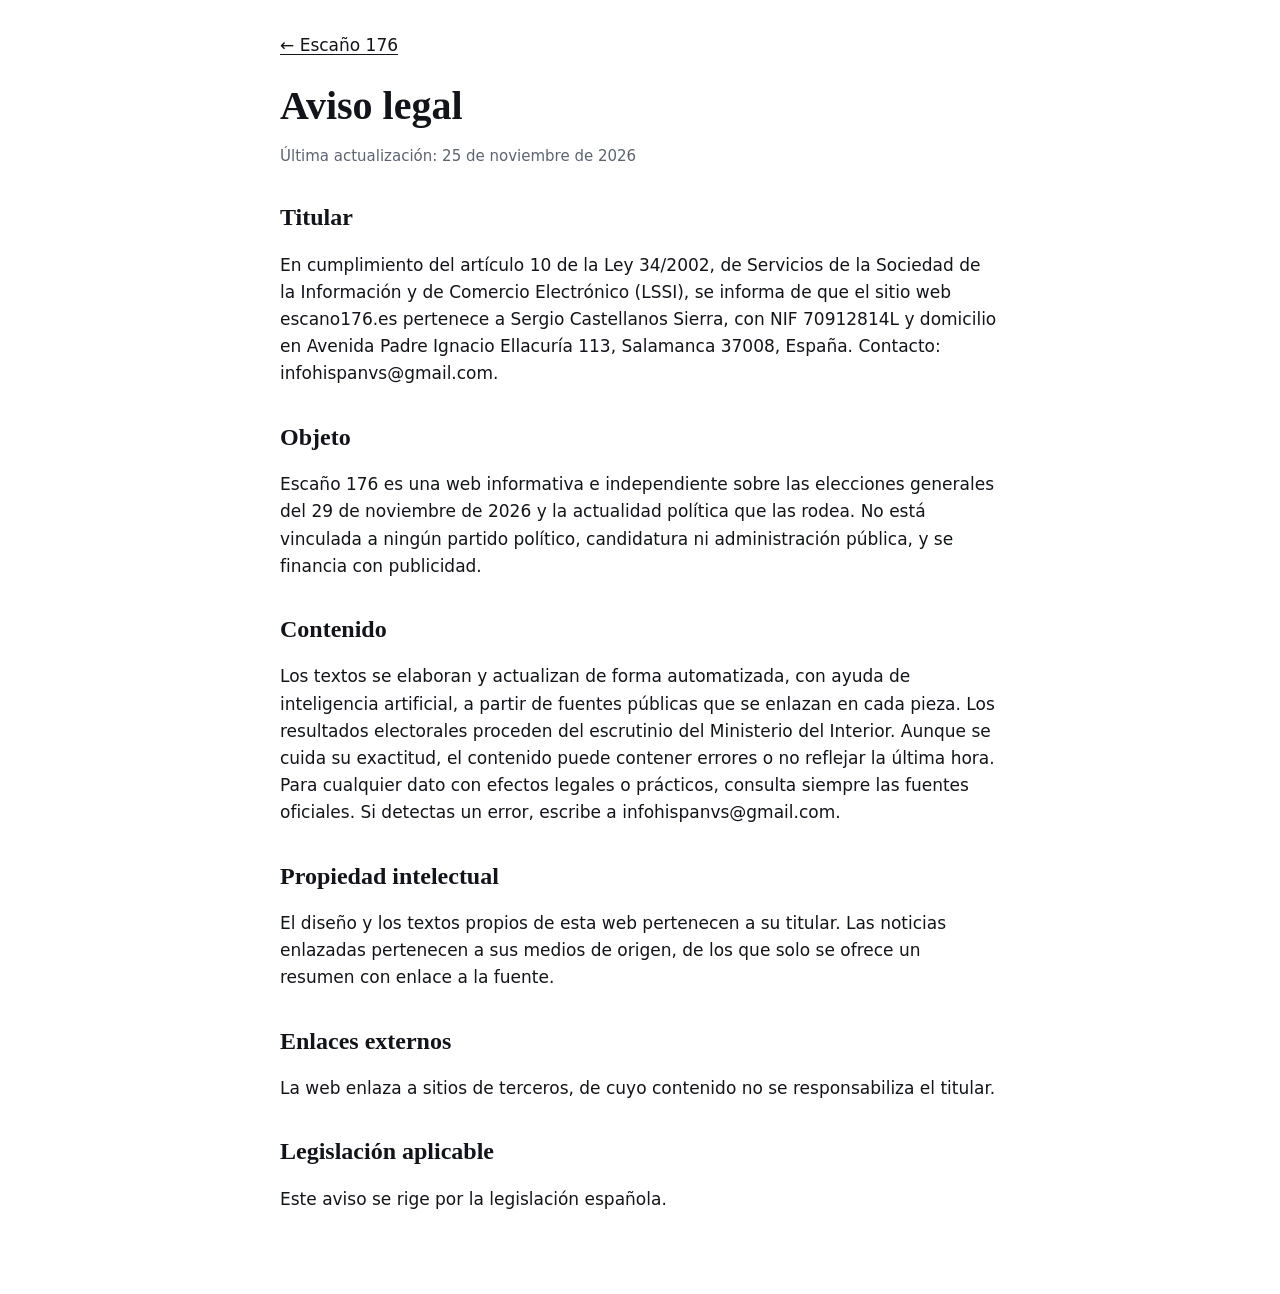
<file: aviso-legal.html>
<!DOCTYPE html>
<html lang="es">
<head>
<meta charset="utf-8">
<meta name="viewport" content="width=device-width, initial-scale=1">
<title>Aviso legal · Escaño 176</title>
<link rel="canonical" href="https://escano176.es/aviso-legal.html">
<script async src="https://pagead2.googlesyndication.com/pagead/js/adsbygoogle.js?client=ca-pub-5829947072696022" crossorigin="anonymous"></script>
<style>
:root{color-scheme:light dark;--bg:light-dark(#fff,#111318);--ink:light-dark(#12141a,#eceef2);--mute:light-dark(#5d6370,#9aa1ad)}
body{margin:0;background:var(--bg);color:var(--ink);font:17px/1.6 "Public Sans",system-ui,sans-serif}
main{max-width:720px;margin:0 auto;padding:32px max(5vw,16px) 64px}
h1,h2{font-family:Newsreader,Georgia,serif;line-height:1.15}h1{font-size:40px;margin:24px 0 8px}h2{font-size:24px;margin-top:36px}
a{color:inherit;text-underline-offset:3px}.mute{color:var(--mute);font-size:15px}
</style>
</head>
<body>
<main>
<a href="/">← Escaño 176</a>
<h1>Aviso legal</h1>
<p class="mute">Última actualización: 25 de noviembre de 2026</p>

<h2>Titular</h2>
<p>En cumplimiento del artículo 10 de la Ley 34/2002, de Servicios de la Sociedad de la Información y de Comercio Electrónico (LSSI), se informa de que el sitio web escano176.es pertenece a Sergio Castellanos Sierra, con NIF 70912814L y domicilio en Avenida Padre Ignacio Ellacuría 113, Salamanca 37008, España. Contacto: infohispanvs@gmail.com.</p>

<h2>Objeto</h2>
<p>Escaño 176 es una web informativa e independiente sobre las elecciones generales del 29 de noviembre de 2026 y la actualidad política que las rodea. No está vinculada a ningún partido político, candidatura ni administración pública, y se financia con publicidad.</p>

<h2>Contenido</h2>
<p>Los textos se elaboran y actualizan de forma automatizada, con ayuda de inteligencia artificial, a partir de fuentes públicas que se enlazan en cada pieza. Los resultados electorales proceden del escrutinio del Ministerio del Interior. Aunque se cuida su exactitud, el contenido puede contener errores o no reflejar la última hora. Para cualquier dato con efectos legales o prácticos, consulta siempre las fuentes oficiales. Si detectas un error, escribe a infohispanvs@gmail.com.</p>

<h2>Propiedad intelectual</h2>
<p>El diseño y los textos propios de esta web pertenecen a su titular. Las noticias enlazadas pertenecen a sus medios de origen, de los que solo se ofrece un resumen con enlace a la fuente.</p>

<h2>Enlaces externos</h2>
<p>La web enlaza a sitios de terceros, de cuyo contenido no se responsabiliza el titular.</p>

<h2>Legislación aplicable</h2>
<p>Este aviso se rige por la legislación española.</p>
</main>
</body>
</html>
</file>
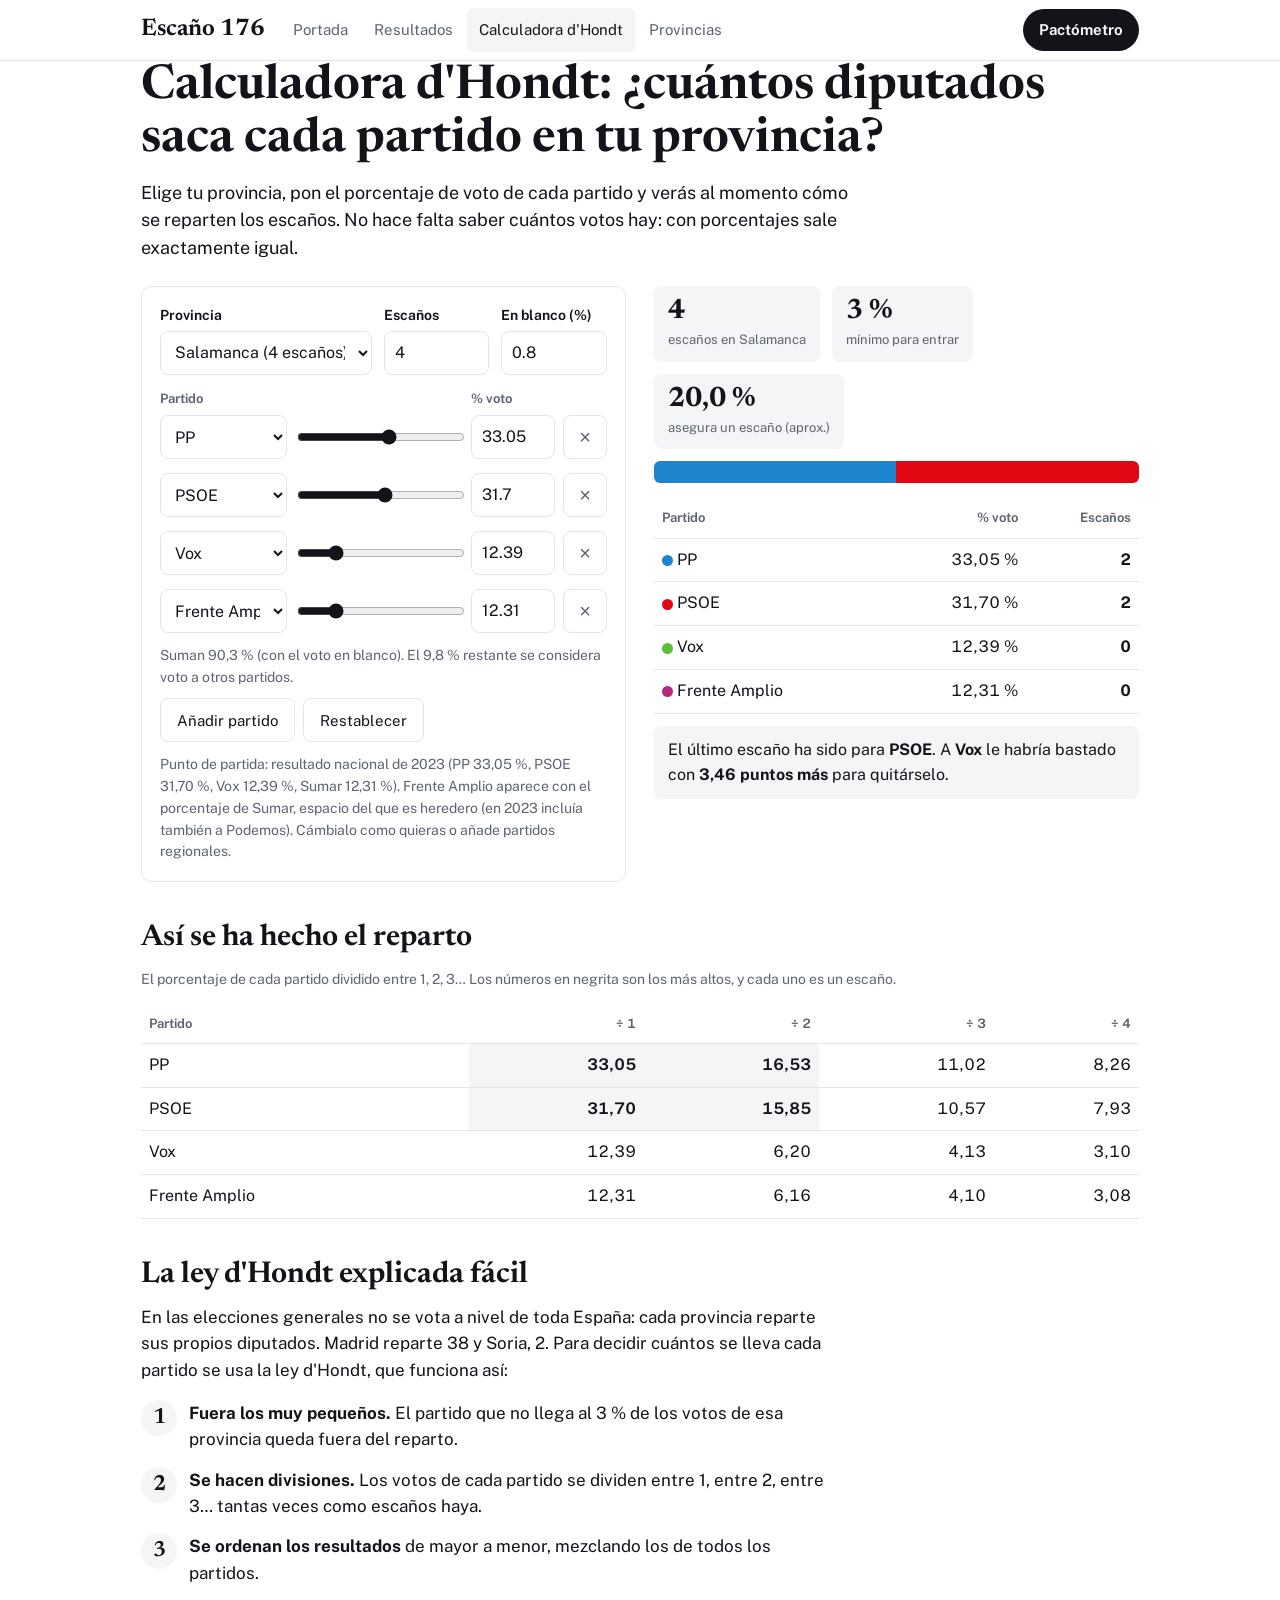
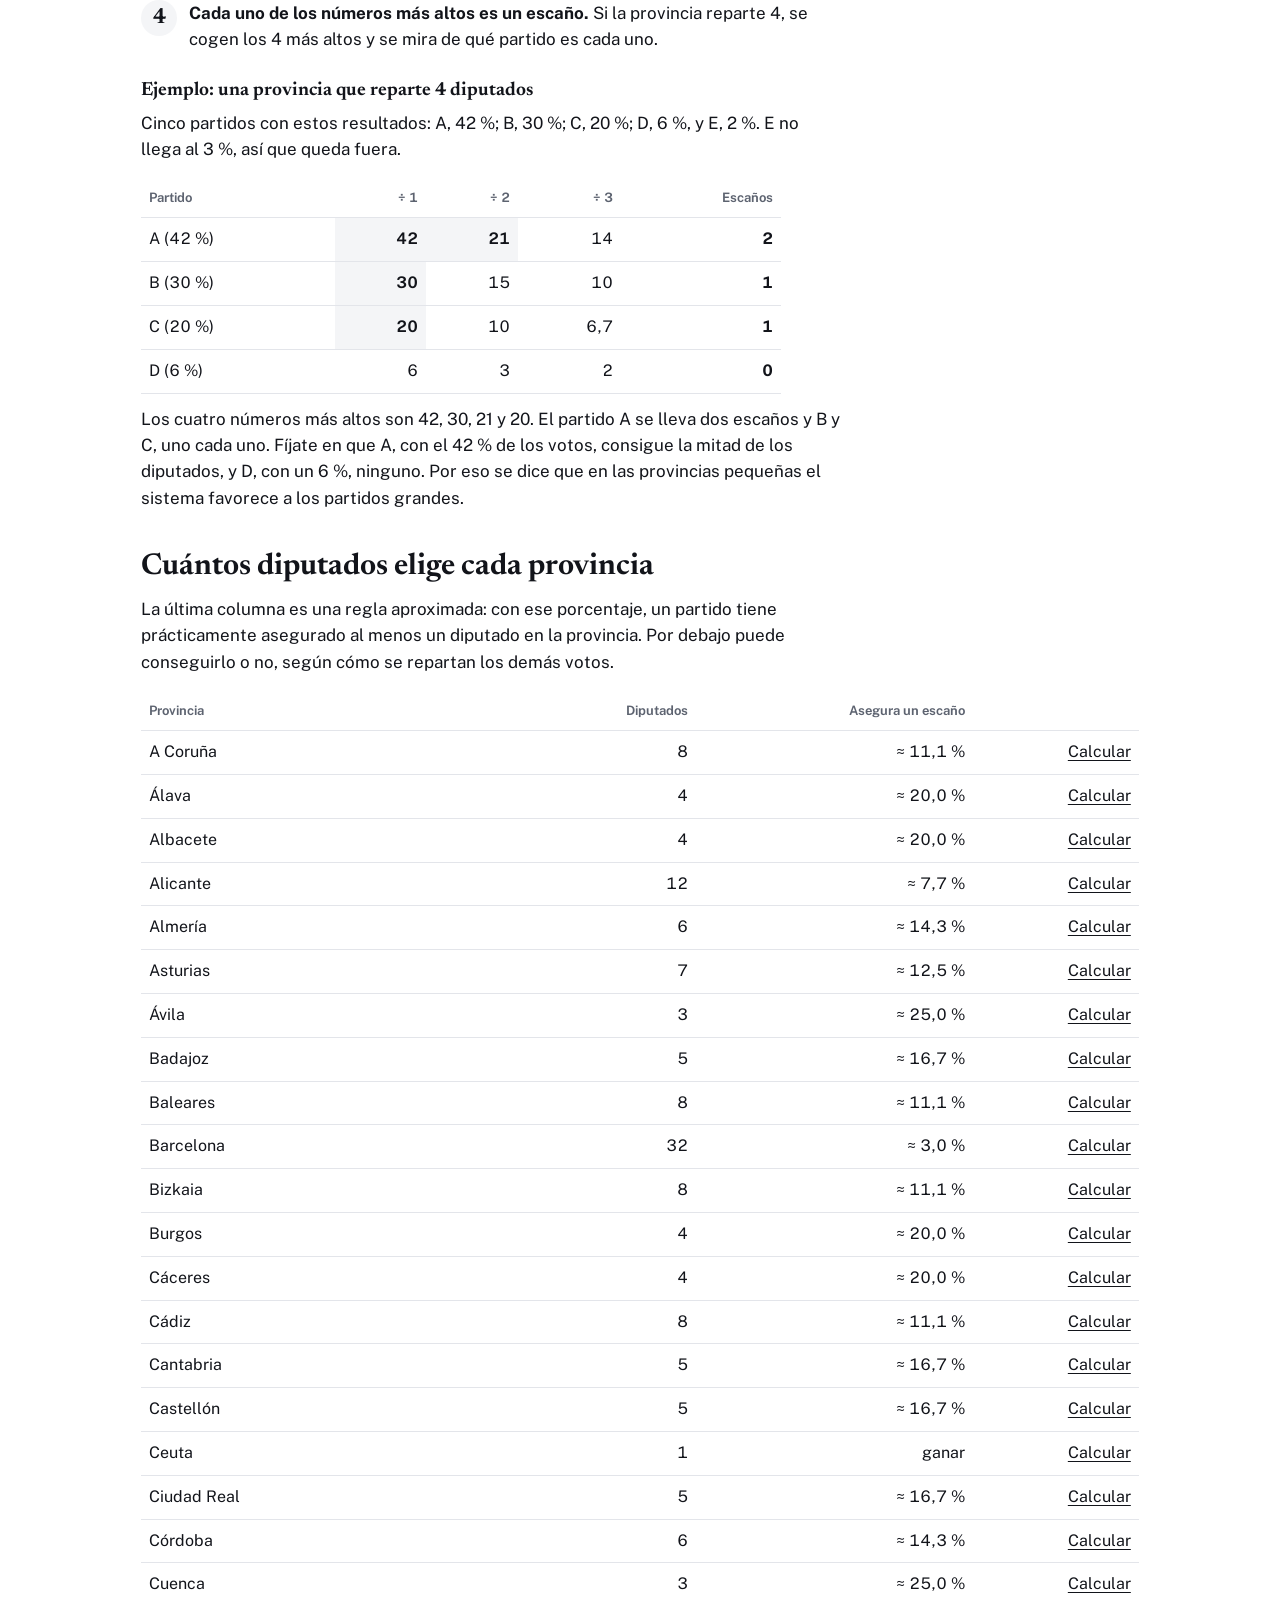
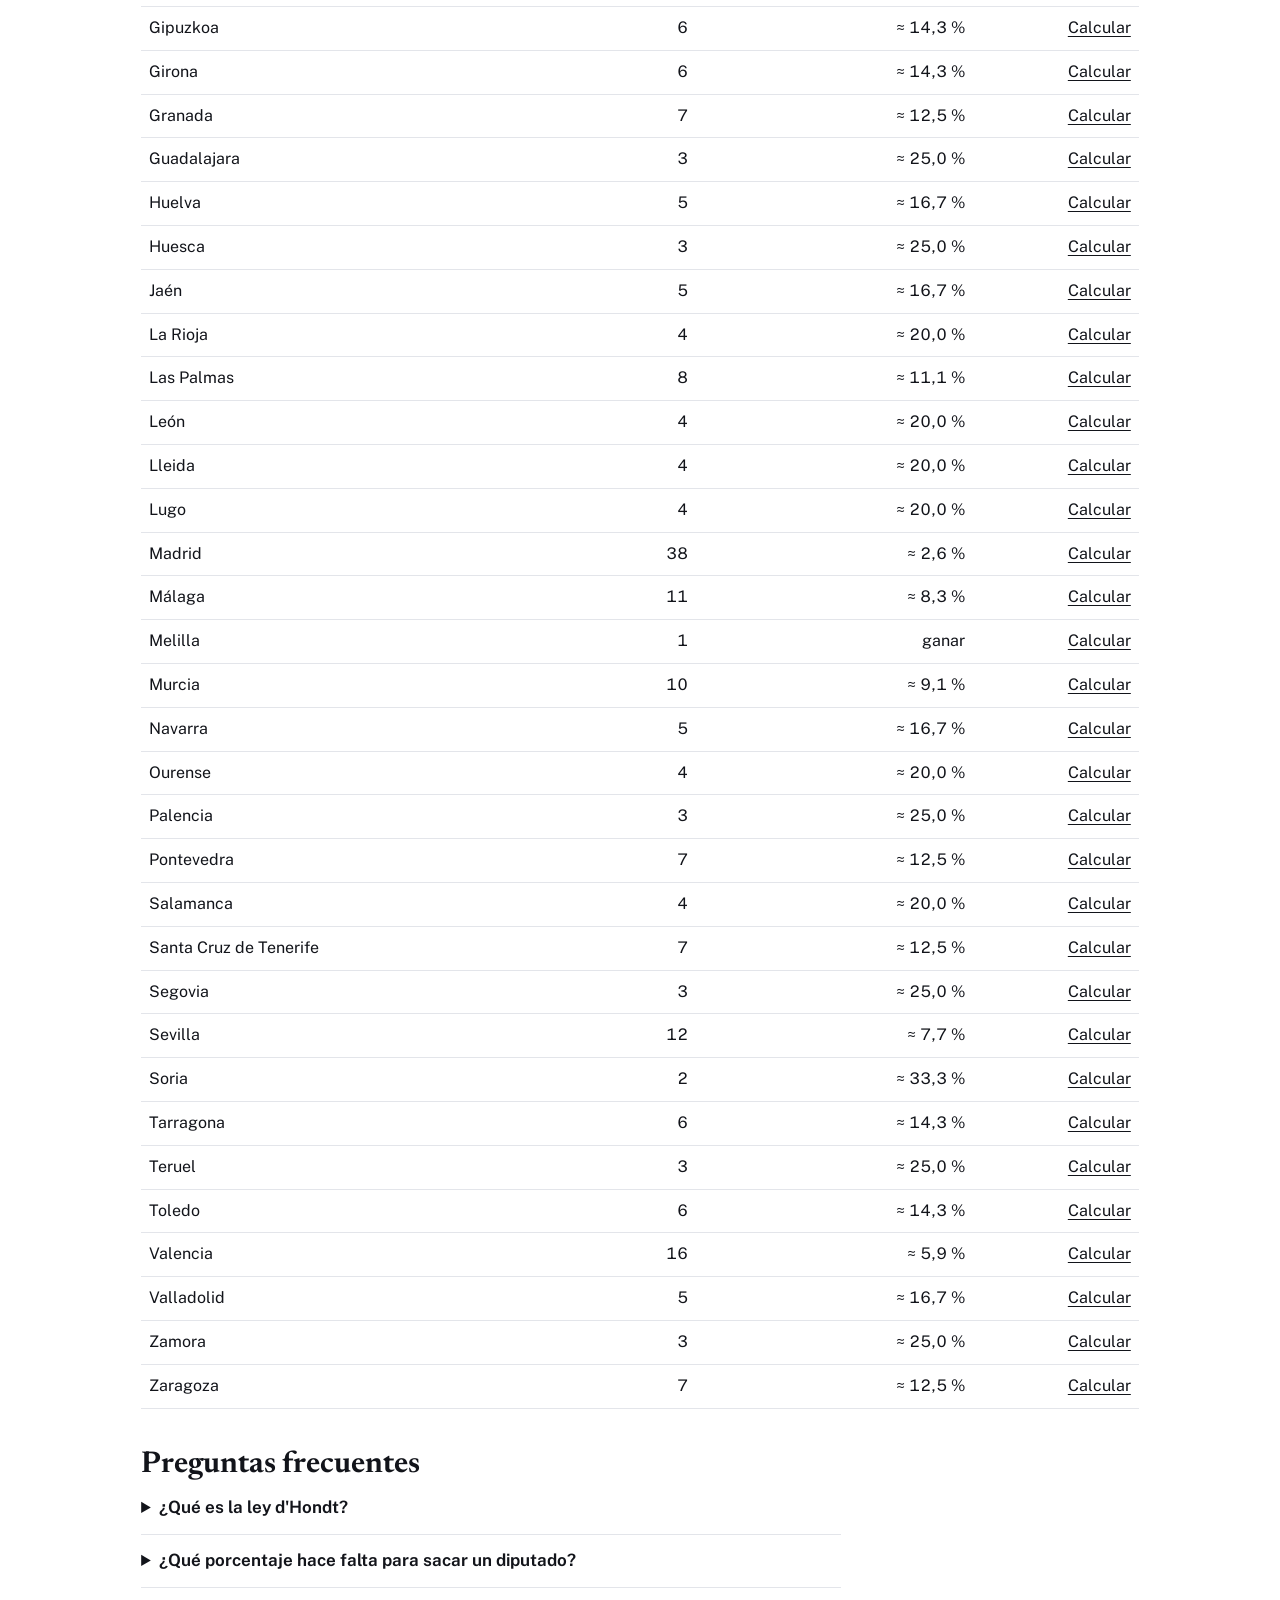
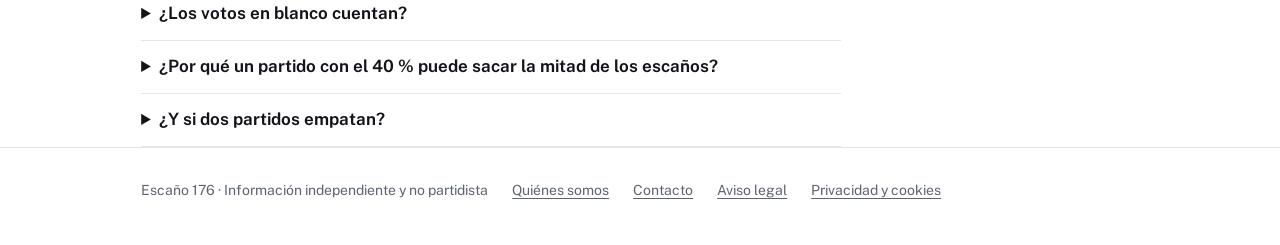
<file: calculadora-dhondt.html>
<!DOCTYPE html>
<html lang="es">
<head>
<meta charset="utf-8">
<meta name="viewport" content="width=device-width, initial-scale=1">
<title>Calculadora d'Hondt: escaños por provincia con porcentajes · Escaño 176</title>
<meta name="description" content="Calcula cuántos diputados saca cada partido en tu provincia con la ley d'Hondt. Solo tienes que poner porcentajes. Explicación sencilla, ejemplo paso a paso y los escaños de las 52 provincias.">
<link rel="canonical" href="https://escano176.es/calculadora-dhondt.html">
<meta property="og:title" content="Calculadora d'Hondt por provincias">
<meta property="og:description" content="¿Cuántos escaños saca cada partido en tu provincia? Pon porcentajes y lo ves al momento.">
<meta property="og:type" content="website">
<meta property="og:url" content="https://escano176.es/calculadora-dhondt.html">
<meta property="og:image" content="https://escano176.es/og.png">
<meta name="twitter:card" content="summary_large_image">
<link rel="icon" href="data:image/svg+xml,%3Csvg xmlns='http://www.w3.org/2000/svg' viewBox='0 0 32 32'%3E%3Cpath d='M3 26a13 13 0 0 1 26 0' fill='none' stroke='%2312141a' stroke-width='5'/%3E%3C/svg%3E">
<script async src="https://pagead2.googlesyndication.com/pagead/js/adsbygoogle.js?client=ca-pub-5829947072696022" crossorigin="anonymous"></script>
<link rel="preconnect" href="https://fonts.googleapis.com"><link rel="preconnect" href="https://fonts.gstatic.com" crossorigin>
<link href="https://fonts.googleapis.com/css2?family=Newsreader:opsz,wght@6..72,650&family=Public+Sans:wght@400;650&display=swap" rel="stylesheet">
<link rel="stylesheet" href="/estilo.css">
<script type="application/ld+json">{"@context":"https://schema.org","@type":"WebApplication","name":"Calculadora d'Hondt de Escaño 176","url":"https://escano176.es/calculadora-dhondt.html","applicationCategory":"ReferenceApplication","operatingSystem":"Web","inLanguage":"es","isAccessibleForFree":true,"description":"Reparto de escaños por la ley d'Hondt en las 52 circunscripciones del Congreso, introduciendo porcentajes de voto."}</script>
<script type="application/ld+json">{"@context":"https://schema.org","@type":"FAQPage","mainEntity":[
{"@type":"Question","name":"¿Qué es la ley d'Hondt?","acceptedAnswer":{"@type":"Answer","text":"Es el método matemático que se usa en España para repartir los escaños de cada provincia entre los partidos según sus votos. Se dividen los votos de cada partido entre 1, 2, 3… y los escaños van a los resultados más altos."}},
{"@type":"Question","name":"¿Qué porcentaje hace falta para sacar un diputado?","acceptedAnswer":{"@type":"Answer","text":"Depende de la provincia. La ley exige al menos un 3 % de los votos válidos, pero en las provincias que reparten pocos escaños hace falta mucho más: en una provincia de 3 diputados, alrededor de un 25 % asegura uno."}},
{"@type":"Question","name":"¿Los votos en blanco cuentan?","acceptedAnswer":{"@type":"Answer","text":"Sí, pero solo para calcular el umbral del 3 %, porque se suman a los votos válidos. No se llevan escaños. Los votos nulos no cuentan para nada."}},
{"@type":"Question","name":"¿Por qué un partido con el 40 % puede sacar la mitad de los escaños?","acceptedAnswer":{"@type":"Answer","text":"Porque al repartir pocos escaños por provincia, el sistema favorece a los partidos más votados de cada una. Cuantos menos escaños reparte una provincia, mayor es ese efecto."}},
{"@type":"Question","name":"¿Cuántos diputados elige cada provincia?","acceptedAnswer":{"@type":"Answer","text":"En 2026, Madrid elige 38, Barcelona 32, Valencia 16, Sevilla y Alicante 12, Málaga 11 y Murcia 10. Las provincias menos pobladas eligen entre 2 y 4, y Ceuta y Melilla uno cada una. En total son 350."}}
]}</script>
<style>
.tool{display:grid;grid-template-columns:minmax(0,1fr) minmax(0,1fr);gap:28px;align-items:start;margin-top:24px}
.cfg{display:grid;grid-template-columns:minmax(0,2fr) minmax(0,1fr) minmax(0,1fr);gap:12px;margin-bottom:14px}
.prow{display:grid;grid-template-columns:minmax(0,1.2fr) minmax(0,1.6fr) 84px 44px;gap:8px;align-items:center;margin-bottom:10px}
.prow .other{grid-column:1/-1;display:none}
.prow.is-other .other{display:block}
.prow input[type=range]{min-height:44px;padding:0;border:0;accent-color:var(--ink)}
.prow .x{min-height:44px;border:1px solid var(--line);border-radius:8px;background:var(--bg);color:var(--mute);font-size:20px;cursor:pointer}
.hdr{display:grid;grid-template-columns:minmax(0,1.2fr) minmax(0,1.6fr) 84px 44px;gap:8px;font-size:13px;font-weight:650;color:var(--mute);margin-bottom:4px}
.sum{font-size:14px;margin:6px 0 0}.sum.bad{color:var(--no)}
.big{display:flex;gap:12px;flex-wrap:wrap;margin-bottom:12px}
.big div{background:var(--soft);border-radius:8px;padding:10px 14px}
.big b{display:block;font-family:Newsreader,serif;font-size:28px;line-height:1.1;font-variant-numeric:tabular-nums}
.big span{font-size:13px;color:var(--mute)}
.seatbar{display:flex;height:22px;border-radius:6px;overflow:hidden;margin:8px 0 16px;background:var(--soft)}
.seatbar i{display:block;height:100%}
.q td.win{font-weight:650;background:var(--soft)}
.note{font-size:16px;margin-top:12px;background:var(--soft);border-radius:8px;padding:12px 14px}
.steps{counter-reset:s;list-style:none;padding:0;margin:16px 0;display:grid;gap:14px;max-width:70ch}
.steps li{display:grid;grid-template-columns:36px minmax(0,1fr);gap:12px;font-size:17px}
.steps li::before{counter-increment:s;content:counter(s);font-family:Newsreader,serif;font-weight:650;font-size:22px;width:36px;height:36px;border-radius:50%;background:var(--soft);display:grid;place-items:center}
.ex{max-width:640px}
.ex td.win{font-weight:650;background:var(--soft)}
details{border-bottom:1px solid var(--line);padding:12px 0;max-width:70ch}
summary{font-weight:650;cursor:pointer;font-size:17px;min-height:28px}
details p{margin:10px 0 0;font-size:16px}
.provs td a{white-space:nowrap}
@media(max-width:880px){.tool{grid-template-columns:minmax(0,1fr)}}
@media(max-width:520px){.cfg{grid-template-columns:minmax(0,1fr) minmax(0,1fr)}.cfg>div:first-child{grid-column:1/-1}.prow,.hdr{grid-template-columns:minmax(0,1fr) 96px 44px}.prow .rng,.hdr .rng{display:none}}
</style>
</head>
<body>
<header>
  <div class="wrap bar">
    <a class="brand" href="/">Escaño <b>176</b></a>
    <nav class="main-nav" id="main-nav" aria-label="Secciones">
      <a href="/">Portada</a>
      <a href="/#resultados">Resultados</a>
      <a href="/calculadora-dhondt.html" aria-current="page">Calculadora d'Hondt</a>
      <a href="/provincias.html">Provincias</a>
    </nav>
    <span class="spacer"></span>
    <a class="cta" href="/pactometro.html">Pactómetro</a>
    <button class="menu-btn" id="menu-btn" type="button" aria-expanded="false" aria-controls="main-nav">Menú</button>
  </div>
</header>

<main class="wrap">
  <h1>Calculadora d'Hondt: ¿cuántos diputados saca cada partido en tu provincia?</h1>
  <p class="lead">Elige tu provincia, pon el porcentaje de voto de cada partido y verás al momento cómo se reparten los escaños. No hace falta saber cuántos votos hay: con porcentajes sale exactamente igual.</p>

  <section class="tool" aria-label="Calculadora">
    <form id="f" class="panel" autocomplete="off">
      <div class="cfg">
        <div><label for="prov">Provincia</label><select id="prov"></select></div>
        <div><label for="seats">Escaños</label><input id="seats" type="number" min="1" max="400" inputmode="numeric"></div>
        <div><label for="blank">En blanco (%)</label><input id="blank" type="number" min="0" max="100" step="0.1" inputmode="decimal"></div>
      </div>
      <div class="hdr" aria-hidden="true"><span>Partido</span><span class="rng"></span><span>% voto</span><span></span></div>
      <div id="plist"></div>
      <p class="sum" id="sum" aria-live="polite"></p>
      <div style="display:flex;gap:8px;flex-wrap:wrap;margin-top:10px">
        <button class="btn" type="button" id="add">Añadir partido</button>
        <button class="btn" type="button" id="load">Restablecer</button>
      </div>
      <p class="small mute" id="origin" style="margin:12px 0 0"></p>
    </form>

    <div aria-live="polite">
      <div class="big" id="big"></div>
      <div class="seatbar" id="bar"></div>
      <div class="scroll-x"><table id="res"></table></div>
      <p class="note" id="last"></p>
    </div>
  </section>

  <h2>Así se ha hecho el reparto</h2>
  <p class="small mute">El porcentaje de cada partido dividido entre 1, 2, 3… Los números en negrita son los más altos, y cada uno es un escaño.</p>
  <div class="scroll-x"><table class="q" id="qt"></table></div>

  <section>
    <h2>La ley d'Hondt explicada fácil</h2>
    <p class="prose" style="margin-top:12px">En las elecciones generales no se vota a nivel de toda España: cada provincia reparte sus propios diputados. Madrid reparte 38 y Soria, 2. Para decidir cuántos se lleva cada partido se usa la ley d'Hondt, que funciona así:</p>
    <ol class="steps">
      <li><span><strong>Fuera los muy pequeños.</strong> El partido que no llega al 3 % de los votos de esa provincia queda fuera del reparto.</span></li>
      <li><span><strong>Se hacen divisiones.</strong> Los votos de cada partido se dividen entre 1, entre 2, entre 3… tantas veces como escaños haya.</span></li>
      <li><span><strong>Se ordenan los resultados</strong> de mayor a menor, mezclando los de todos los partidos.</span></li>
      <li><span><strong>Cada uno de los números más altos es un escaño.</strong> Si la provincia reparte 4, se cogen los 4 más altos y se mira de qué partido es cada uno.</span></li>
    </ol>
    <h3 style="margin-top:28px">Ejemplo: una provincia que reparte 4 diputados</h3>
    <p class="prose" style="margin-top:8px">Cinco partidos con estos resultados: A, 42 %; B, 30 %; C, 20 %; D, 6 %, y E, 2 %. E no llega al 3 %, así que queda fuera.</p>
    <div class="scroll-x ex"><table>
      <thead><tr><th>Partido</th><th class="r">÷ 1</th><th class="r">÷ 2</th><th class="r">÷ 3</th><th class="r">Escaños</th></tr></thead>
      <tbody>
        <tr><td>A (42 %)</td><td class="r win">42</td><td class="r win">21</td><td class="r">14</td><td class="r"><b>2</b></td></tr>
        <tr><td>B (30 %)</td><td class="r win">30</td><td class="r">15</td><td class="r">10</td><td class="r"><b>1</b></td></tr>
        <tr><td>C (20 %)</td><td class="r win">20</td><td class="r">10</td><td class="r">6,7</td><td class="r"><b>1</b></td></tr>
        <tr><td>D (6 %)</td><td class="r">6</td><td class="r">3</td><td class="r">2</td><td class="r"><b>0</b></td></tr>
      </tbody>
    </table></div>
    <p class="prose" style="margin-top:12px">Los cuatro números más altos son 42, 30, 21 y 20. El partido A se lleva dos escaños y B y C, uno cada uno. Fíjate en que A, con el 42 % de los votos, consigue la mitad de los diputados, y D, con un 6 %, ninguno. Por eso se dice que en las provincias pequeñas el sistema favorece a los partidos grandes.</p>
  </section>

  <section>
    <h2>Cuántos diputados elige cada provincia</h2>
    <p class="prose" style="margin-top:12px">La última columna es una regla aproximada: con ese porcentaje, un partido tiene prácticamente asegurado al menos un diputado en la provincia. Por debajo puede conseguirlo o no, según cómo se repartan los demás votos.</p>
    <div class="scroll-x"><table class="provs" id="provs"></table></div>
  </section>

  <section>
    <h2>Preguntas frecuentes</h2>
    <details><summary>¿Qué es la ley d'Hondt?</summary><p>Es el método matemático que se usa en España para repartir los escaños de cada provincia entre los partidos según sus votos. Lleva el nombre del jurista belga Victor d'Hondt, que lo ideó en el siglo XIX.</p></details>
    <details><summary>¿Qué porcentaje hace falta para sacar un diputado?</summary><p>Depende de la provincia. La ley pide como mínimo un 3 % de los votos válidos, pero en las provincias que reparten pocos escaños hace falta mucho más. En una provincia de 3 diputados, alrededor de un 25 % asegura uno; en Madrid basta con algo menos del 3 %.</p></details>
    <details><summary>¿Los votos en blanco cuentan?</summary><p>Sí, pero solo para calcular el 3 %, porque se suman a los votos válidos. No se llevan ningún escaño. Los votos nulos no cuentan para nada.</p></details>
    <details><summary>¿Por qué un partido con el 40 % puede sacar la mitad de los escaños?</summary><p>Porque cada provincia reparte pocos escaños y el redondeo favorece al que más votos tiene en cada una. Cuantos menos escaños reparte una provincia, más se nota.</p></details>
    <details><summary>¿Y si dos partidos empatan?</summary><p>Si dos resultados de la división empatan en el último escaño, se lo lleva el partido con más votos en total.</p></details>
  </section>
</main>

<footer><div class="wrap cols">
  <span>Escaño 176 · Información independiente y no partidista</span>
  <a href="/quienes-somos.html">Quiénes somos</a><a href="/contacto.html">Contacto</a><a href="/aviso-legal.html">Aviso legal</a><a href="/privacidad.html">Privacidad y cookies</a>
</div></footer>

<script>
{
const PROV = [["A Coruña","a-coruna",8],["Álava","alava",4],["Albacete","albacete",4],["Alicante","alicante",12],["Almería","almeria",6],["Asturias","asturias",7],["Ávila","avila",3],["Badajoz","badajoz",5],["Baleares","baleares",8],["Barcelona","barcelona",32],["Bizkaia","bizkaia",8],["Burgos","burgos",4],["Cáceres","caceres",4],["Cádiz","cadiz",8],["Cantabria","cantabria",5],["Castellón","castellon",5],["Ceuta","ceuta",1],["Ciudad Real","ciudad-real",5],["Córdoba","cordoba",6],["Cuenca","cuenca",3],["Gipuzkoa","gipuzkoa",6],["Girona","girona",6],["Granada","granada",7],["Guadalajara","guadalajara",3],["Huelva","huelva",5],["Huesca","huesca",3],["Jaén","jaen",5],["La Rioja","la-rioja",4],["Las Palmas","las-palmas",8],["León","leon",4],["Lleida","lleida",4],["Lugo","lugo",4],["Madrid","madrid",38],["Málaga","malaga",11],["Melilla","melilla",1],["Murcia","murcia",10],["Navarra","navarra",5],["Ourense","ourense",4],["Palencia","palencia",3],["Pontevedra","pontevedra",7],["Salamanca","salamanca",4],["Santa Cruz de Tenerife","santa-cruz-de-tenerife",7],["Segovia","segovia",3],["Sevilla","sevilla",12],["Soria","soria",2],["Tarragona","tarragona",6],["Teruel","teruel",3],["Toledo","toledo",6],["Valencia","valencia",16],["Valladolid","valladolid",5],["Zamora","zamora",3],["Zaragoza","zaragoza",7]];
const PARTIES = [["PP","#1d84ce"],["PSOE","#e30613"],["Vox","#5ac035"],["Frente Amplio","#b5297a"],["Podemos","#6b2a7a"],["ERC","#f2a900"],["Junts","#20b2a6"],["EH Bildu","#a7c520"],["PNV","#3f7a3a"],["BNG","#76b3dd"],["CC","#e6c300"],["UPN","#2a52be"],["SALF","#6e6e6e"]];
const OTHER_COLORS = ['#8a6d3b','#5b7083','#9b4dca','#c2185b','#00838f'];
const BASE = {label: 'Punto de partida: resultado nacional de 2023 (PP 33,05 %, PSOE 31,70 %, Vox 12,39 %, Sumar 12,31 %). Frente Amplio aparece con el porcentaje de Sumar, espacio del que es heredero (en 2023 incluía también a Podemos). Cámbialo como quieras o añade partidos regionales.', blank: 0.8, parties: [['PP', 33.05], ['PSOE', 31.7], ['Vox', 12.39], ['Frente Amplio', 12.31]]};
const $ = id => document.getElementById(id);
const esc = s => String(s ?? '').replace(/[&<>"']/g, c => ({'&':'&amp;','<':'&lt;','>':'&gt;','"':'&quot;',"'":'&#39;'}[c]));
const okColor = c => /^#[0-9a-fA-F]{3,8}$/.test(c || '') ? c : '#888';
const pf = (n, d = 2) => new Intl.NumberFormat('es-ES', {minimumFractionDigits: d, maximumFractionDigits: d}).format(n);
const parseNum = v => { const n = parseFloat(String(v).replace(',', '.')); return isFinite(n) ? n : 0; };
let provData = {};

$('prov').innerHTML = PROV.map(([n, s, k]) => '<option value="' + s + '">' + esc(n) + ' (' + k + ' escaños)</option>').join('') + '<option value="">Otra (escaños a mano)</option>';

function rowHtml() {
  return '<select class="pp" aria-label="Partido">' + PARTIES.map(([n]) => '<option>' + esc(n) + '</option>').join('') + '<option value="__otro">Otro…</option></select>' +
    '<input class="rng" type="range" min="0" max="60" step="0.1" aria-label="Porcentaje">' +
    '<input class="pv" type="number" min="0" max="100" step="0.1" inputmode="decimal" aria-label="Porcentaje de voto">' +
    '<button type="button" class="x" aria-label="Quitar partido">×</button>' +
    '<input class="other" maxlength="30" placeholder="Nombre del partido" aria-label="Nombre del partido">';
}
function addRow(name, pct) {
  const d = document.createElement('div'); d.className = 'prow'; d.innerHTML = rowHtml();
  const known = PARTIES.some(p => p[0] === name);
  d.querySelector('.pp').value = known ? name : (name ? '__otro' : PARTIES[0][0]);
  if (!known && name) { d.classList.add('is-other'); d.querySelector('.other').value = name; }
  d.querySelector('.pv').value = pct ?? '';
  d.querySelector('.rng').value = pct ?? 0;
  $('plist').appendChild(d);
}

function slugFromName(n) { const p = PROV.find(x => x[0] === n); return p ? p[1] : ''; }
function currentProv() { return PROV.find(p => p[1] === $('prov').value); }

function loadDefaults() {
  $('plist').innerHTML = '';
  const pr = currentProv(), real = pr && provData[pr[1]];
  if (real && real.parties && real.parties.length) {
    real.parties.filter(p => p.pct != null).forEach(p => addRow(p.name, +p.pct));
    $('blank').value = real.blank != null ? real.blank : 0.8;
    $('origin').textContent = 'Datos de partida: resultados del 29N en ' + pr[0] + (real.status === 'final' ? '' : ' (escrutinio provisional)') + '. Cámbialos para simular otros escenarios.';
  } else {
    BASE.parties.forEach(([n, v]) => addRow(n, v));
    $('blank').value = BASE.blank;
    $('origin').textContent = BASE.label;
  }
}

function read() {
  return [...document.querySelectorAll('.prow')].map((r, i) => {
    const sel = r.querySelector('.pp').value;
    const name = sel === '__otro' ? (r.querySelector('.other').value.trim() || 'Otro partido ' + (i + 1)) : sel;
    const known = PARTIES.find(p => p[0] === name);
    return {n: name, v: Math.max(0, parseNum(r.querySelector('.pv').value)), c: known ? known[1] : OTHER_COLORS[i % OTHER_COLORS.length], s: 0};
  });
}

function calc() {
  const seats = Math.max(1, Math.min(400, parseInt($('seats').value) || 1));
  const blank = Math.max(0, parseNum($('blank').value));
  const ps = read();
  const total = ps.reduce((a, p) => a + p.v, 0) + blank;
  const s = $('sum');
  if (total > 100.05) { s.className = 'sum bad'; s.textContent = 'Los porcentajes suman ' + pf(total, 1) + ' %, más de 100. Revísalos.'; }
  else { s.className = 'sum mute'; s.textContent = 'Suman ' + pf(total, 1) + ' % (con el voto en blanco). El ' + pf(Math.max(0, 100 - total), 1) + ' % restante se considera voto a otros partidos.'; }
  const thr = 3;
  const ok = ps.filter(p => p.v > 0 && p.v >= thr);
  const qs = [];
  ok.forEach(p => { for (let d = 1; d <= seats; d++) qs.push({p, d, q: p.v / d}); });
  qs.sort((a, b) => b.q - a.q || b.p.v - a.p.v);
  const won = qs.slice(0, seats); won.forEach(x => x.p.s++);
  const winSet = new Set(won.map(x => x.p.n + '|' + x.d));
  const out = ps.slice().sort((a, b) => b.s - a.s || b.v - a.v);
  const pr = currentProv();

  $('big').innerHTML = '<div><b>' + seats + '</b><span>escaños' + (pr ? ' en ' + esc(pr[0]) : '') + '</span></div><div><b>3 %</b><span>mínimo para entrar</span></div><div><b>' + pf(100 / (seats + 1), 1) + ' %</b><span>asegura un escaño (aprox.)</span></div>';
  $('bar').innerHTML = out.filter(p => p.s).map(p => '<i title="' + esc(p.n) + ': ' + p.s + '" style="width:' + (p.s / seats * 100) + '%;background:' + okColor(p.c) + '"></i>').join('');
  $('res').innerHTML = '<thead><tr><th>Partido</th><th class="r">% voto</th><th class="r">Escaños</th></tr></thead><tbody>' +
    out.map(p => '<tr><td><i class="sw" style="background:' + okColor(p.c) + '"></i> ' + esc(p.n) + (p.v > 0 && p.v < thr ? ' <span class="small mute">(no llega al 3 %)</span>' : '') + '</td><td class="r">' + pf(p.v) + ' %</td><td class="r"><b>' + p.s + '</b></td></tr>').join('') + '</tbody>';

  const last = won[won.length - 1], next = qs[seats];
  if (last && next) {
    const need = last.q * (next.p.s + 1) - next.p.v;
    $('last').innerHTML = 'El último escaño ha sido para <strong>' + esc(last.p.n) + '</strong>. A <strong>' + esc(next.p.n) + '</strong> le habría bastado con <strong>' + pf(Math.max(0.01, need)) + ' puntos más</strong> para quitárselo.';
  } else if (!ok.length) $('last').textContent = 'Pon el porcentaje de al menos un partido (mínimo un 3 %).';
  else $('last').textContent = 'Todos los partidos que superan el 3 % tienen escaño.';

  const cols = Math.min(seats, 10);
  $('qt').innerHTML = '<thead><tr><th>Partido</th>' + Array.from({length: cols}, (_, i) => '<th class="r">÷ ' + (i + 1) + '</th>').join('') + '</tr></thead><tbody>' +
    ok.slice().sort((a, b) => b.v - a.v).map(p => '<tr><td>' + esc(p.n) + '</td>' + Array.from({length: cols}, (_, i) => '<td class="r' + (winSet.has(p.n + '|' + (i + 1)) ? ' win' : '') + '">' + pf(p.v / (i + 1)) + '</td>').join('') + '</tr>').join('') +
    (seats > cols ? '<tr><td colspan="' + (cols + 1) + '" class="small mute">Se muestran las primeras ' + cols + ' divisiones.</td></tr>' : '') + '</tbody>';

  try { const q = new URLSearchParams(location.search); if ($('prov').value) q.set('prov', $('prov').value); else q.delete('prov'); history.replaceState(null, '', location.pathname + '?' + q.toString()); } catch (e) {}
}

$('provs').innerHTML = '<thead><tr><th>Provincia</th><th class="r">Diputados</th><th class="r">Asegura un escaño</th><th></th></tr></thead><tbody>' +
  PROV.map(([n, s, k]) => '<tr><td>' + esc(n) + '</td><td class="r">' + k + '</td><td class="r">' + (k === 1 ? 'ganar' : '≈ ' + pf(100 / (k + 1), 1) + ' %') + '</td><td class="r"><a href="?prov=' + s + '#f">Calcular</a></td></tr>').join('') + '</tbody>';

function setProv(slug) {
  const p = PROV.find(x => x[1] === slug);
  $('prov').value = p ? slug : 'salamanca';
  $('seats').value = (p || PROV.find(x => x[1] === 'salamanca'))[2];
  $('seats').readOnly = true;
}

$('prov').addEventListener('change', () => {
  const p = currentProv();
  if (p) { $('seats').value = p[2]; $('seats').readOnly = true; if (provData[p[1]]) loadDefaults(); }
  else { $('seats').readOnly = false; $('seats').focus(); }
  calc();
});
$('f').addEventListener('input', e => {
  const r = e.target.closest('.prow');
  if (r && e.target.classList.contains('rng')) r.querySelector('.pv').value = e.target.value;
  if (r && e.target.classList.contains('pv')) r.querySelector('.rng').value = Math.min(60, parseNum(e.target.value));
  calc();
});
$('f').addEventListener('change', e => {
  if (e.target.classList.contains('pp')) { const r = e.target.closest('.prow'); r.classList.toggle('is-other', e.target.value === '__otro'); if (e.target.value === '__otro') r.querySelector('.other').focus(); calc(); }
});
$('f').addEventListener('submit', e => e.preventDefault());
$('plist').addEventListener('click', e => { if (e.target.classList.contains('x')) { e.target.closest('.prow').remove(); calc(); } });
$('add').addEventListener('click', () => { addRow('', ''); const last = document.querySelector('.prow:last-child'); last.querySelector('.pp').value = '__otro'; last.classList.add('is-other'); last.querySelector('.other').focus(); calc(); });
$('load').addEventListener('click', () => { loadDefaults(); calc(); });

const q = new URLSearchParams(location.search);
setProv(q.get('prov') || 'salamanca');
loadDefaults(); calc();

fetch('/datos/provincias.json', {cache: 'no-cache'}).then(r => r.ok ? r.json() : null).then(d => {
  if (!d || !d.provinces) return;
  d.provinces.forEach(p => { if (p.results && p.results.parties && p.results.parties.length) provData[p.slug] = p.results; });
  if (provData[$('prov').value]) { loadDefaults(); calc(); }
}).catch(() => {});
}
</script>
<script>
{const b=document.getElementById('menu-btn'),n=document.getElementById('main-nav');
if(b&&n){const set=o=>{n.classList.toggle('open',o);b.setAttribute('aria-expanded',o);b.textContent=o?'Cerrar':'Menú'};
b.addEventListener('click',()=>set(!n.classList.contains('open')));
n.addEventListener('click',e=>{if(e.target.closest('a'))set(false)});
document.addEventListener('keydown',e=>{if(e.key==='Escape')set(false)});}}
</script>
</body>
</html>
</file>
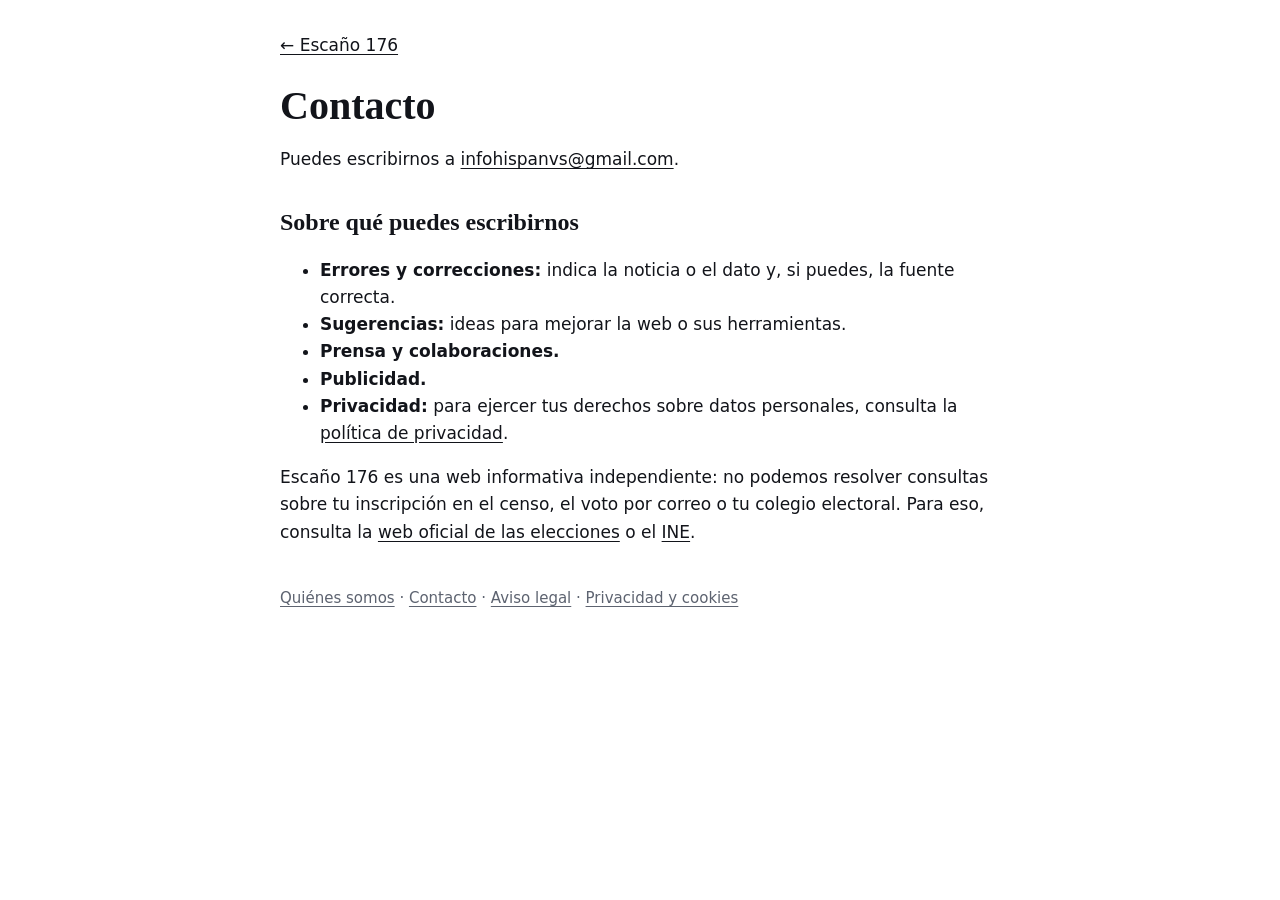
<file: contacto.html>
<!DOCTYPE html>
<html lang="es">
<head>
<meta charset="utf-8">
<meta name="viewport" content="width=device-width, initial-scale=1">
<title>Contacto · Escaño 176</title>
<link rel="canonical" href="https://escano176.es/contacto.html">
<script async src="https://pagead2.googlesyndication.com/pagead/js/adsbygoogle.js?client=ca-pub-5829947072696022" crossorigin="anonymous"></script>
<style>
:root{color-scheme:light dark;--bg:light-dark(#fff,#111318);--ink:light-dark(#12141a,#eceef2);--mute:light-dark(#5d6370,#9aa1ad)}
body{margin:0;background:var(--bg);color:var(--ink);font:17px/1.6 "Public Sans",system-ui,sans-serif}
main{max-width:720px;margin:0 auto;padding:32px max(5vw,16px) 64px}
h1,h2{font-family:Newsreader,Georgia,serif;line-height:1.15}h1{font-size:40px;margin:24px 0 8px}h2{font-size:24px;margin-top:36px}
a{color:inherit;text-underline-offset:3px}.mute{color:var(--mute);font-size:15px}
</style>
<meta name="description" content="Contacta con Escaño 176 para correcciones, sugerencias, prensa o publicidad.">
</head>
<body>
<main>
<a href="/">← Escaño 176</a>
<h1>Contacto</h1>
<p>Puedes escribirnos a <a href="mailto:infohispanvs@gmail.com">infohispanvs@gmail.com</a>.</p>

<h2>Sobre qué puedes escribirnos</h2>
<ul>
<li><strong>Errores y correcciones:</strong> indica la noticia o el dato y, si puedes, la fuente correcta.</li>
<li><strong>Sugerencias:</strong> ideas para mejorar la web o sus herramientas.</li>
<li><strong>Prensa y colaboraciones.</strong></li>
<li><strong>Publicidad.</strong></li>
<li><strong>Privacidad:</strong> para ejercer tus derechos sobre datos personales, consulta la <a href="/privacidad.html">política de privacidad</a>.</li>
</ul>
<p>Escaño 176 es una web informativa independiente: no podemos resolver consultas sobre tu inscripción en el censo, el voto por correo o tu colegio electoral. Para eso, consulta la <a href="https://29neleccionesgenerales.es">web oficial de las elecciones</a> o el <a href="https://www.ine.es">INE</a>.</p>
<p class="mute" style="margin-top:40px"><a href="/quienes-somos.html">Quiénes somos</a> · <a href="/contacto.html">Contacto</a> · <a href="/aviso-legal.html">Aviso legal</a> · <a href="/privacidad.html">Privacidad y cookies</a></p>
</main>
</body>
</html>
</file>
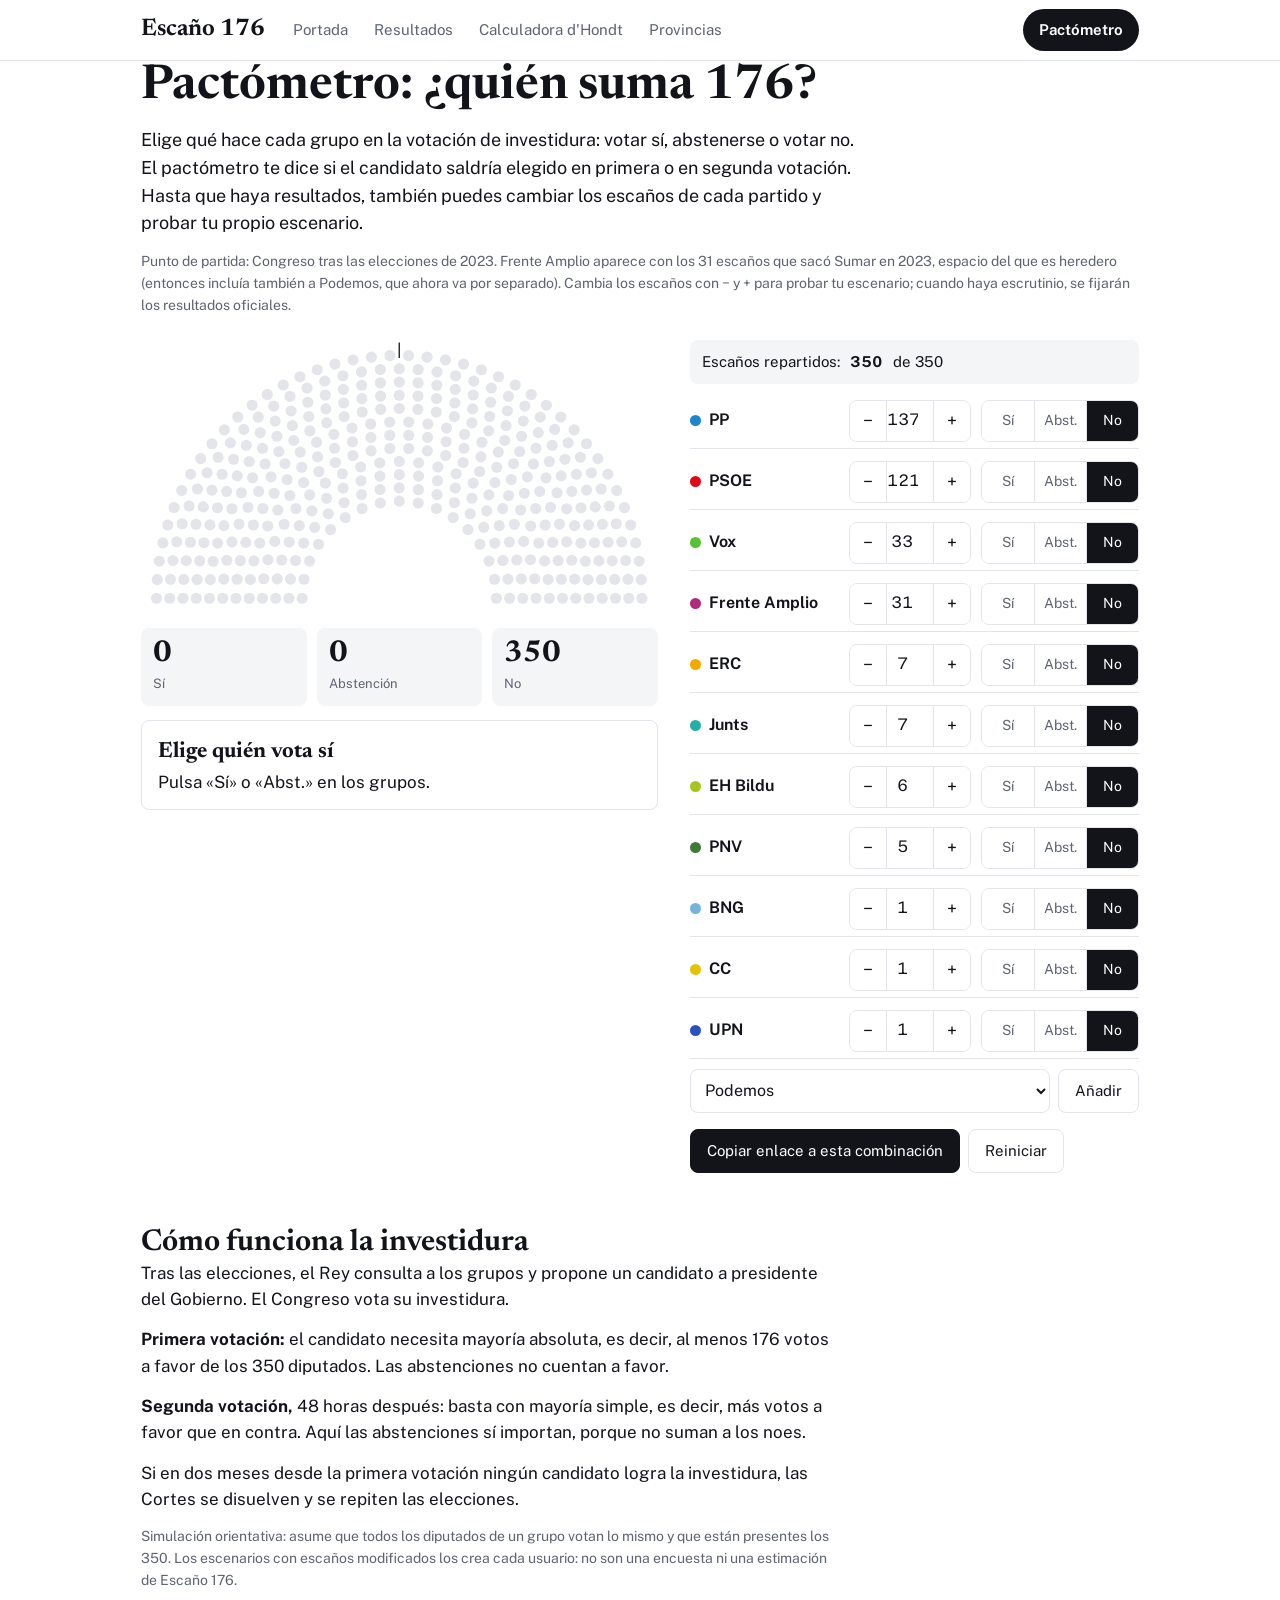
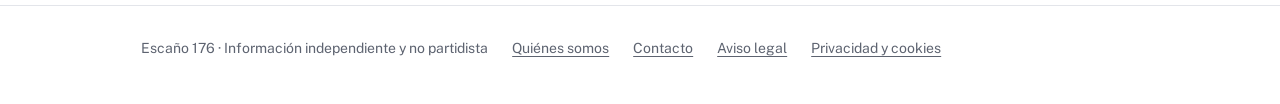
<file: pactometro.html>
<!DOCTYPE html>
<html lang="es">
<head>
<meta charset="utf-8">
<meta name="viewport" content="width=device-width, initial-scale=1">
<title>Pactómetro: ¿quién suma 176? · Escaño 176</title>
<meta name="description" content="Calculadora de pactos para la investidura tras las elecciones generales del 29N: elige quién vota sí, quién se abstiene y quién vota no, y comprueba si hay presidente.">
<link rel="canonical" href="https://escano176.es/pactometro.html">
<meta property="og:title" content="Pactómetro: ¿quién suma 176?">
<meta property="og:description" content="Suma escaños y comprueba qué combinaciones permiten una investidura.">
<meta property="og:type" content="website">
<meta property="og:url" content="https://escano176.es/pactometro.html">
<meta property="og:image" content="https://escano176.es/og.png">
<meta name="twitter:card" content="summary_large_image">
<link rel="icon" href="data:image/svg+xml,%3Csvg xmlns='http://www.w3.org/2000/svg' viewBox='0 0 32 32'%3E%3Cpath d='M3 26a13 13 0 0 1 26 0' fill='none' stroke='%2312141a' stroke-width='5'/%3E%3C/svg%3E">
<script async src="https://pagead2.googlesyndication.com/pagead/js/adsbygoogle.js?client=ca-pub-5829947072696022" crossorigin="anonymous"></script>
<link rel="preconnect" href="https://fonts.googleapis.com"><link rel="preconnect" href="https://fonts.gstatic.com" crossorigin>
<link href="https://fonts.googleapis.com/css2?family=Newsreader:opsz,wght@6..72,650&family=Public+Sans:wght@400;650&display=swap" rel="stylesheet">
<link rel="stylesheet" href="/estilo.css">
<script type="application/ld+json">{"@context":"https://schema.org","@type":"WebApplication","name":"Pactómetro de Escaño 176","url":"https://escano176.es/pactometro.html","applicationCategory":"ReferenceApplication","operatingSystem":"Web","inLanguage":"es","isAccessibleForFree":true,"description":"Calculadora de pactos de investidura en el Congreso de los Diputados."}</script>
<style>
.tool{display:grid;grid-template-columns:minmax(0,1.15fr) minmax(0,1fr);gap:32px;align-items:start;margin-top:24px}
.hemi svg{display:block;width:100%;height:auto}
.seat{transition:fill .25s,opacity .25s}
.tally{display:grid;grid-template-columns:repeat(3,minmax(0,1fr));gap:10px;margin-top:14px}
.tally div{background:var(--soft);border-radius:8px;padding:10px 12px}
.tally b{display:block;font-family:Newsreader,serif;font-size:30px;line-height:1.1;font-variant-numeric:tabular-nums}
.tally span{font-size:13px;color:var(--mute)}
.verdict{margin-top:14px;padding:14px 16px;border-radius:8px;border:1px solid var(--line);font-size:17px}
.verdict strong{display:block;font-family:Newsreader,serif;font-size:22px}
.verdict.ok strong{color:var(--ok)}.verdict.no strong{color:var(--no)}
.rows{display:grid;gap:6px}
.row{display:grid;grid-template-columns:minmax(0,1fr) auto;gap:10px;align-items:center;padding:6px 0;border-bottom:1px solid var(--line)}
.row .n{display:flex;gap:8px;align-items:center;font-weight:650}
.row .n small{font-weight:400;color:var(--mute);font-variant-numeric:tabular-nums}
.seg{display:inline-flex;border:1px solid var(--line);border-radius:8px;overflow:hidden}
.seg button{font:inherit;font-size:14px;min-width:52px;min-height:40px;border:0;background:var(--bg);color:var(--mute);cursor:pointer;padding:0 8px}
.seg button+button{border-left:1px solid var(--line)}
.seg button[aria-pressed=true]{background:var(--ink);color:var(--bg)}
.actions{display:flex;gap:8px;flex-wrap:wrap;margin-top:16px}
.row{grid-template-columns:minmax(0,1fr) auto auto}
.stp{display:inline-flex;align-items:center;border:1px solid var(--line);border-radius:8px;overflow:hidden}
.stp button{font:inherit;font-size:18px;width:36px;min-height:40px;border:0;background:var(--bg);color:var(--ink);cursor:pointer}
.stp input{width:48px;min-height:40px;border:0;border-left:1px solid var(--line);border-right:1px solid var(--line);border-radius:0;text-align:center;padding:0;font-variant-numeric:tabular-nums}
.row .x{border:0;background:none;color:var(--mute);font-size:18px;cursor:pointer;min-width:28px;min-height:40px}
.scen{display:flex;gap:10px;flex-wrap:wrap;align-items:center;margin:0 0 10px;padding:10px 12px;background:var(--soft);border-radius:8px;font-size:15px}
.scen b{font-variant-numeric:tabular-nums}.scen .bad{color:var(--no)}
.addp{display:flex;gap:8px;margin-top:10px}.addp select{flex:1}
@media(max-width:520px){.row{grid-template-columns:minmax(0,1fr) auto;row-gap:6px}.row .seg{grid-column:1/-1;justify-self:start}}
@media(max-width:820px){.tool{grid-template-columns:minmax(0,1fr)}}
</style>
</head>
<body>
<header>
  <div class="wrap bar">
    <a class="brand" href="/">Escaño <b>176</b></a>
    <nav class="main-nav" id="main-nav" aria-label="Secciones">
      <a href="/">Portada</a>
      <a href="/#resultados">Resultados</a>
      <a href="/calculadora-dhondt.html">Calculadora d'Hondt</a>
      <a href="/provincias.html">Provincias</a>
    </nav>
    <span class="spacer"></span>
    <a class="cta" href="/pactometro.html" aria-current="page">Pactómetro</a>
    <button class="menu-btn" id="menu-btn" type="button" aria-expanded="false" aria-controls="main-nav">Menú</button>
  </div>
</header>

<main class="wrap">
  <h1>Pactómetro: ¿quién suma 176?</h1>
  <p class="lead">Elige qué hace cada grupo en la votación de investidura: votar sí, abstenerse o votar no. El pactómetro te dice si el candidato saldría elegido en primera o en segunda votación. Hasta que haya resultados, también puedes cambiar los escaños de cada partido y probar tu propio escenario.</p>
  <p class="small mute" id="src"></p>

  <section class="tool">
    <div>
      <figure class="hemi" style="margin:0"><svg id="hemi" viewBox="0 0 200 106" role="img" aria-label="Hemiciclo del Congreso con la votación simulada"></svg></figure>
      <div class="tally" aria-live="polite">
        <div><b id="t-si">0</b><span>Sí</span></div>
        <div><b id="t-abs">0</b><span>Abstención</span></div>
        <div><b id="t-no">350</b><span>No</span></div>
      </div>
      <div class="verdict" id="verdict" aria-live="polite"></div>
    </div>
    <div>
      <div class="scen" id="scen" hidden></div>
      <div class="rows" id="rows"></div>
      <div class="addp" id="addp" hidden><select id="addsel" aria-label="Añadir partido"></select><button class="btn" id="addbtn" type="button">Añadir</button></div>
      <div class="actions">
        <button class="btn primary" id="copy" type="button">Copiar enlace a esta combinación</button>
        <button class="btn" id="reset" type="button">Reiniciar</button>
      </div>
      <p class="small mute" id="copied" aria-live="polite"></p>
    </div>
  </section>

  <section class="prose">
    <h2>Cómo funciona la investidura</h2>
    <p>Tras las elecciones, el Rey consulta a los grupos y propone un candidato a presidente del Gobierno. El Congreso vota su investidura.</p>
    <p><strong>Primera votación:</strong> el candidato necesita mayoría absoluta, es decir, al menos 176 votos a favor de los 350 diputados. Las abstenciones no cuentan a favor.</p>
    <p><strong>Segunda votación,</strong> 48 horas después: basta con mayoría simple, es decir, más votos a favor que en contra. Aquí las abstenciones sí importan, porque no suman a los noes.</p>
    <p>Si en dos meses desde la primera votación ningún candidato logra la investidura, las Cortes se disuelven y se repiten las elecciones.</p>
    <p class="small mute">Simulación orientativa: asume que todos los diputados de un grupo votan lo mismo y que están presentes los 350. Los escenarios con escaños modificados los crea cada usuario: no son una encuesta ni una estimación de Escaño 176.</p>
  </section>
</main>

<footer><div class="wrap cols">
  <span>Escaño 176 · Información independiente y no partidista</span>
  <a href="/quienes-somos.html">Quiénes somos</a><a href="/contacto.html">Contacto</a><a href="/aviso-legal.html">Aviso legal</a><a href="/privacidad.html">Privacidad y cookies</a>
</div></footer>

<script>
{
const FALLBACK = {label: 'Congreso tras las elecciones de 2023', status: 'pending', parties: [
  {name:'Sumar (hoy Frente Amplio)',seats:31,color:'#e51c55'},{name:'ERC',seats:7,color:'#f2a900'},{name:'EH Bildu',seats:6,color:'#a7c520'},{name:'BNG',seats:1,color:'#76b3dd'},
  {name:'PSOE',seats:121,color:'#e30613'},{name:'PNV',seats:5,color:'#3f7a3a'},{name:'Junts',seats:7,color:'#20b2a6'},{name:'CC',seats:1,color:'#e6c300'},
  {name:'UPN',seats:1,color:'#2a52be'},{name:'PP',seats:137,color:'#1d84ce'},{name:'Vox',seats:33,color:'#5ac035'}]};
const CATALOG = [['Podemos','#6b2a7a'],['Frente Amplio','#b5297a'],['ERC','#f2a900'],['EH Bildu','#a7c520'],['BNG','#76b3dd'],['PSOE','#e30613'],['PNV','#3f7a3a'],['Junts','#20b2a6'],['CC','#e6c300'],['UPN','#2a52be'],['PP','#1d84ce'],['Vox','#5ac035'],['SALF','#6e6e6e']];
const OTHERS = 'Otros';
const $ = id => document.getElementById(id);
const esc = s => String(s ?? '').replace(/[&<>"']/g, c => ({'&':'&amp;','<':'&lt;','>':'&gt;','"':'&quot;',"'":'&#39;'}[c]));
const okColor = c => /^#[0-9a-fA-F]{3,8}$/.test(c || '') ? c : '#888';
const orderOf = n => { const i = CATALOG.findIndex(c => c[0] === n); return i < 0 ? 99 : i; };
let base = [], parties = [], vote = {}, editable = false;

function layout(N) {
  const rows = 12, r0 = 0.4, radii = [];
  for (let i = 0; i < rows; i++) radii.push(r0 + (1 - r0) * i / (rows - 1));
  const sum = radii.reduce((a, b) => a + b, 0);
  const counts = radii.map(r => Math.round(N * r / sum));
  counts[rows - 1] += N - counts.reduce((a, b) => a + b, 0);
  const pts = [];
  radii.forEach((r, i) => { const n = counts[i]; for (let j = 0; j < n; j++) { const a = Math.PI * (1 - (n === 1 ? .5 : j / (n - 1))); pts.push({a, x: 100 + Math.cos(a) * r * 94, y: 100 - Math.sin(a) * r * 94}); } });
  return pts.sort((p, q) => q.a - p.a);
}
const PTS = layout(350);

function full() {
  const list = parties.filter(p => p.seats > 0).slice().sort((a, b) => orderOf(a.name) - orderOf(b.name));
  const assigned = parties.reduce((a, p) => a + p.seats, 0);
  if (editable && assigned < 350) list.push({name: OTHERS, seats: 350 - assigned, color: '#9aa1ad'});
  return list;
}

function drawHemi(list) {
  const seats = [];
  list.forEach(p => { for (let i = 0; i < p.seats && seats.length < 350; i++) seats.push(p); });
  let svg = '';
  PTS.forEach((pt, i) => {
    const p = seats[i]; const v = p ? vote[p.name] : 'no';
    const fill = !p || v === 'no' ? 'var(--line)' : okColor(p.color);
    svg += '<circle class="seat" cx="' + pt.x.toFixed(2) + '" cy="' + pt.y.toFixed(2) + '" r="2.15" style="fill:' + fill + ';opacity:' + (p && v === 'abs' ? '.35' : '1') + '"/>';
  });
  svg += '<line x1="100" y1="1" x2="100" y2="7" stroke="currentColor" stroke-width=".5"/>';
  $('hemi').innerHTML = svg; $('hemi').style.color = 'var(--ink)';
}

function update() {
  const assigned = parties.reduce((a, p) => a + p.seats, 0);
  const list = full();
  if (!(OTHERS in vote)) vote[OTHERS] = 'no';
  let si = 0, ab = 0, no = 0;
  list.forEach(p => { const v = vote[p.name]; if (v === 'si') si += p.seats; else if (v === 'abs') ab += p.seats; else no += p.seats; });
  $('t-si').textContent = si; $('t-abs').textContent = ab; $('t-no').textContent = no;
  if (editable) {
    $('scen').innerHTML = assigned > 350
      ? '<span class="bad">Has repartido <b>' + assigned + '</b> escaños: sobran <b>' + (assigned - 350) + '</b>. Quita alguno para ver el resultado.</span>'
      : 'Escaños repartidos: <b>' + assigned + '</b> de 350' + (assigned < 350 ? ' · los <b>' + (350 - assigned) + '</b> que faltan van a «Otros»' : '');
  }
  const v = $('verdict');
  if (assigned > 350) { v.className = 'verdict no'; v.innerHTML = '<strong>Revisa los escaños</strong>El Congreso tiene 350 diputados.'; }
  else if (si >= 176) { v.className = 'verdict ok'; v.innerHTML = '<strong>Investidura en primera votación</strong>Hay mayoría absoluta: ' + si + ' síes, ' + (si - 175) + ' por encima de 175.'; }
  else if (si > no) { v.className = 'verdict ok'; v.innerHTML = '<strong>Investidura en segunda votación</strong>No llega a 176 (faltan ' + (176 - si) + '), pero hay más síes que noes: ' + si + ' frente a ' + no + '.'; }
  else if (si === 0) { v.className = 'verdict'; v.innerHTML = '<strong>Elige quién vota sí</strong>Pulsa «Sí» o «Abst.» en los grupos.'; }
  else { v.className = 'verdict no'; v.innerHTML = '<strong>No hay investidura</strong>Faltan ' + (176 - si) + ' para la mayoría absoluta y los noes (' + no + ') superan o igualan a los síes (' + si + ').'; }
  drawHemi(assigned > 350 ? [] : list); syncUrl();
}

function segHtml(name) {
  const id = esc(name);
  return '<span class="seg" role="group" aria-label="Voto de ' + id + '">' + ['si', 'abs', 'no'].map(k => '<button type="button" data-p="' + id + '" data-v="' + k + '" aria-pressed="' + (vote[name] === k) + '">' + ({si: 'Sí', abs: 'Abst.', no: 'No'})[k] + '</button>').join('') + '</span>';
}

function renderRows() {
  const rows = parties.slice().sort((a, b) => b.seats - a.seats || orderOf(a.name) - orderOf(b.name));
  let html = rows.map(p => {
    const id = esc(p.name);
    const seats = editable
      ? '<span class="stp"><button type="button" data-step="-1" data-p="' + id + '" aria-label="Quitar un escaño a ' + id + '">−</button><input type="number" min="0" max="350" inputmode="numeric" data-seats="' + id + '" value="' + p.seats + '" aria-label="Escaños de ' + id + '"><button type="button" data-step="1" data-p="' + id + '" aria-label="Añadir un escaño a ' + id + '">+</button></span>'
      : '';
    return '<div class="row"><span class="n"><i class="sw" style="background:' + okColor(p.color) + '"></i>' + id + (editable ? '' : ' <small>' + p.seats + '</small>') + '</span>' + seats + segHtml(p.name) + '</div>';
  }).join('');
  const assigned = parties.reduce((a, p) => a + p.seats, 0);
  if (editable && assigned < 350) html += '<div class="row"><span class="n"><i class="sw" style="background:#9aa1ad"></i>Otros <small>' + (350 - assigned) + '</small></span><span></span>' + segHtml(OTHERS) + '</div>';
  $('rows').innerHTML = html;
  if (editable) {
    const missing = CATALOG.filter(c => !parties.some(p => p.name === c[0]));
    $('addp').hidden = !missing.length;
    $('addsel').innerHTML = missing.map(c => '<option>' + esc(c[0]) + '</option>').join('');
  }
}

function syncUrl() {
  const q = new URLSearchParams();
  const si = full().filter(p => vote[p.name] === 'si').map(p => p.name), ab = full().filter(p => vote[p.name] === 'abs').map(p => p.name);
  if (si.length) q.set('si', si.join(',')); if (ab.length) q.set('abs', ab.join(','));
  const changed = editable && (parties.length !== base.length || parties.some(p => { const b = base.find(x => x.name === p.name); return !b || b.seats !== p.seats; }));
  if (changed) q.set('e', parties.map(p => p.name + ':' + p.seats).join(','));
  const s = q.toString();
  try { history.replaceState(null, '', location.pathname + (s ? '?' + s : '')); } catch (e) {}
}

function setSeats(name, n) {
  const p = parties.find(x => x.name === name); if (!p) return;
  p.seats = Math.max(0, Math.min(350, Math.round(n) || 0));
}

function start(data) {
  editable = (data.status || 'pending') === 'pending';
  base = (data.parties || []).filter(p => p.seats > 0).map(p => ({name: p.name, seats: +p.seats, color: p.color}));
  if (editable) base = base.map(p => /^Sumar/.test(p.name) ? {name: 'Frente Amplio', seats: p.seats, color: '#b5297a'} : p);
  parties = base.map(p => Object.assign({}, p));
  const q = new URLSearchParams(location.search);
  if (editable && q.get('e')) {
    const custom = [];
    q.get('e').split(',').forEach(t => { const i = t.lastIndexOf(':'); if (i < 1) return; const n = t.slice(0, i), k = parseInt(t.slice(i + 1)); const known = CATALOG.find(c => c[0] === n) || base.find(b => b.name === n); if (known && k >= 0 && k <= 350) custom.push({name: n, seats: k, color: known.color || known[1]}); });
    if (custom.length) parties = custom;
  }
  const si = (q.get('si') || '').split(','), ab = (q.get('abs') || '').split(',');
  [...parties.map(p => p.name), OTHERS].forEach(n => { vote[n] = si.includes(n) ? 'si' : ab.includes(n) ? 'abs' : 'no'; });
  $('scen').hidden = !editable;
  $('src').textContent = editable
    ? 'Punto de partida: ' + (data.label || 'Congreso de 2023') + '. Frente Amplio aparece con los 31 escaños que sacó Sumar en 2023, espacio del que es heredero (entonces incluía también a Podemos, que ahora va por separado). Cambia los escaños con − y + para probar tu escenario; cuando haya escrutinio, se fijarán los resultados oficiales.'
    : 'Escaños: ' + (data.label || 'escrutinio del 29N') + (data.counted != null ? ' (' + String(data.counted).replace('.', ',') + ' % escrutado)' : '') + '. Resultados oficiales: los escaños no se pueden modificar.';
  renderRows(); update();
}

$('rows').addEventListener('click', e => {
  const st = e.target.closest('button[data-step]');
  if (st) { const p = parties.find(x => x.name === st.dataset.p); if (p) { setSeats(p.name, p.seats + (+st.dataset.step)); const inp = st.parentElement.querySelector('input'); inp.value = p.seats; update(); refreshOthers(); } return; }
  const b = e.target.closest('button[data-v]'); if (!b) return;
  vote[b.dataset.p] = b.dataset.v;
  b.parentElement.querySelectorAll('button').forEach(x => x.setAttribute('aria-pressed', x === b));
  update();
});
$('rows').addEventListener('input', e => {
  const inp = e.target.closest('input[data-seats]'); if (!inp) return;
  setSeats(inp.dataset.seats, parseInt(inp.value)); update(); refreshOthers();
});
function refreshOthers() {
  const assigned = parties.reduce((a, p) => a + p.seats, 0);
  const rows = [...$('rows').querySelectorAll('.row')];
  const last = rows[rows.length - 1];
  const hasOthers = last && last.querySelector('button[data-p="' + OTHERS + '"]');
  if ((assigned < 350) !== !!hasOthers) { const f = document.activeElement && document.activeElement.dataset ? document.activeElement.dataset.seats : null; renderRows(); if (f) { const el = $('rows').querySelector('input[data-seats="' + CSS.escape(f) + '"]'); if (el) { el.focus(); } } }
  else if (hasOthers) last.querySelector('small').textContent = 350 - assigned;
}
$('addbtn').addEventListener('click', () => {
  const n = $('addsel').value; const c = CATALOG.find(x => x[0] === n); if (!c) return;
  parties.push({name: n, seats: 0, color: c[1]}); vote[n] = vote[n] || 'no'; renderRows(); update();
  const el = $('rows').querySelector('input[data-seats="' + CSS.escape(n) + '"]'); if (el) el.focus();
});
$('reset').addEventListener('click', () => { parties = base.map(p => Object.assign({}, p)); Object.keys(vote).forEach(k => vote[k] = 'no'); renderRows(); update(); });
$('copy').addEventListener('click', async () => {
  try { await navigator.clipboard.writeText(location.href); $('copied').textContent = 'Enlace copiado.'; }
  catch (e) { $('copied').textContent = 'Copia este enlace: ' + location.href; }
});

fetch('/datos/resultados.json', {cache: 'no-cache'}).then(r => r.ok ? r.json() : Promise.reject()).then(start).catch(() => start(FALLBACK));
}
</script>
<script>
{const b=document.getElementById('menu-btn'),n=document.getElementById('main-nav');
if(b&&n){const set=o=>{n.classList.toggle('open',o);b.setAttribute('aria-expanded',o);b.textContent=o?'Cerrar':'Menú'};
b.addEventListener('click',()=>set(!n.classList.contains('open')));
n.addEventListener('click',e=>{if(e.target.closest('a'))set(false)});
document.addEventListener('keydown',e=>{if(e.key==='Escape')set(false)});}}
</script>
</body>
</html>
</file>
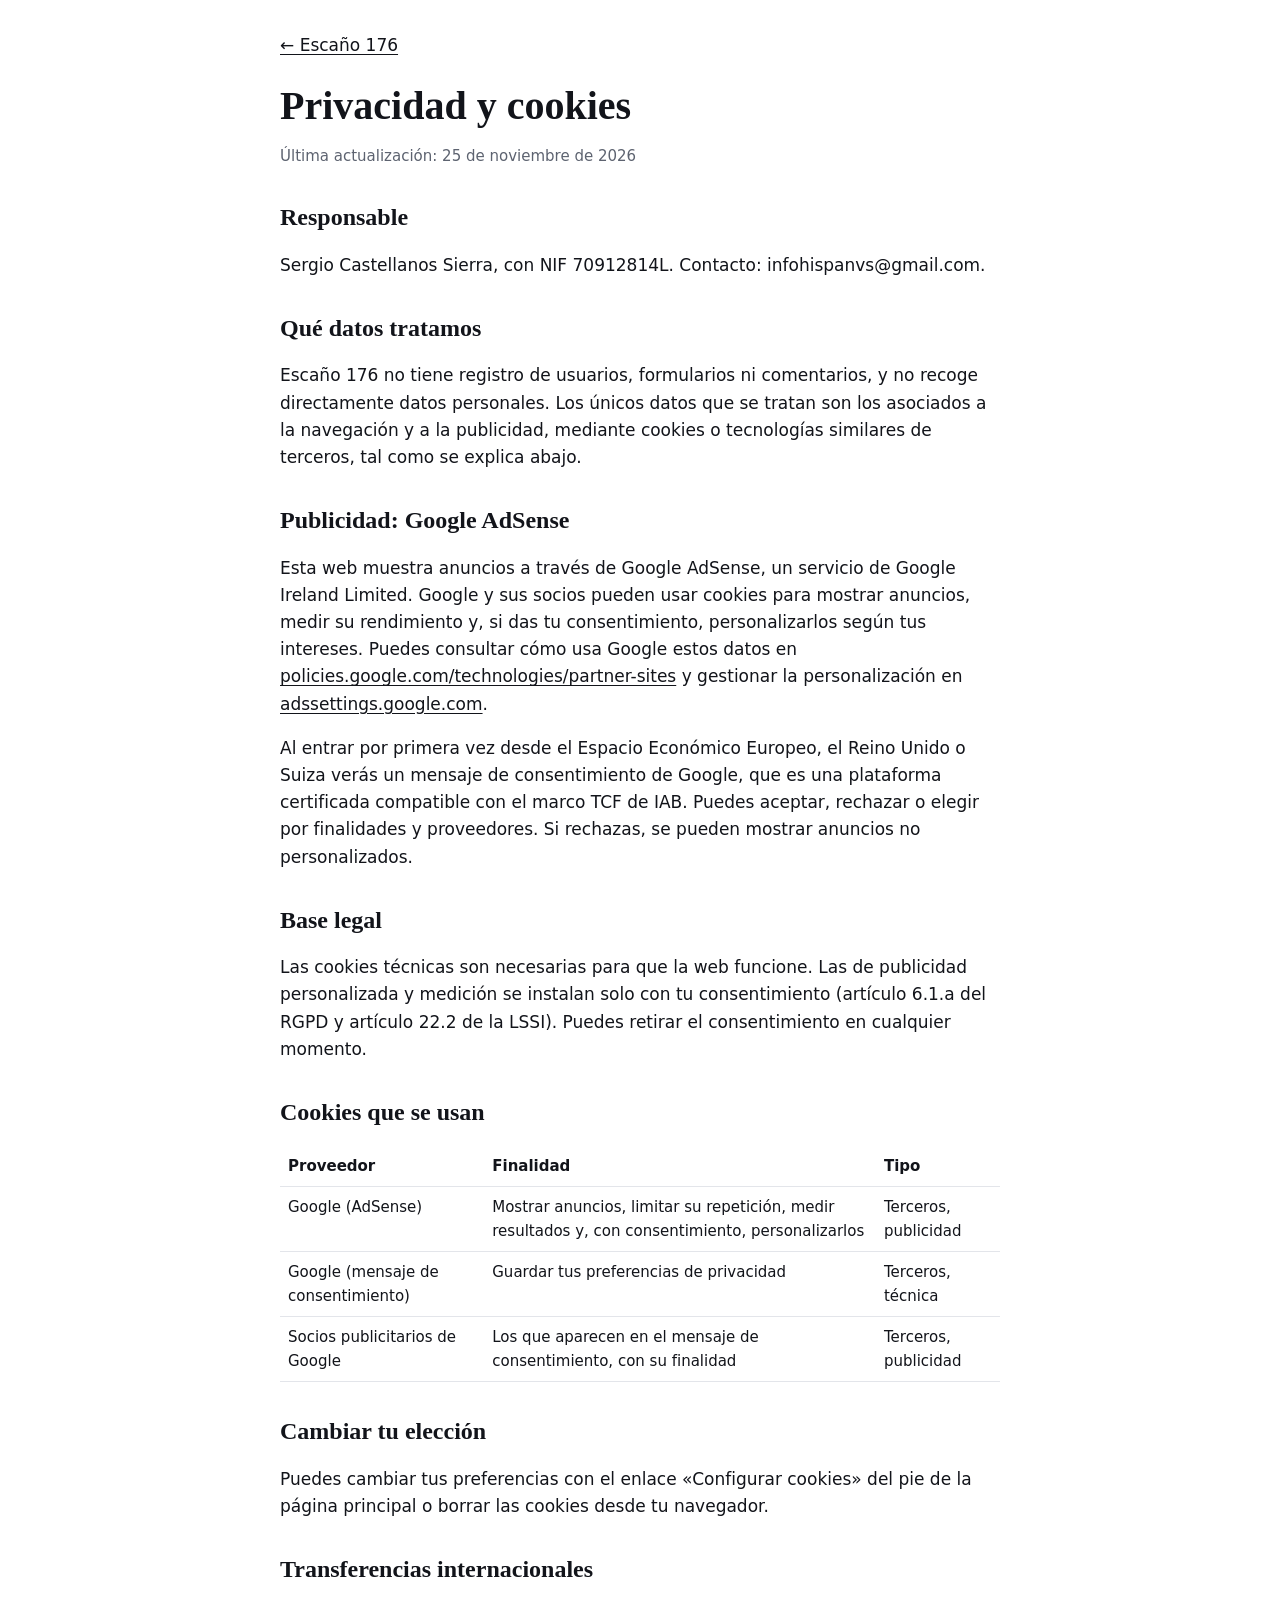
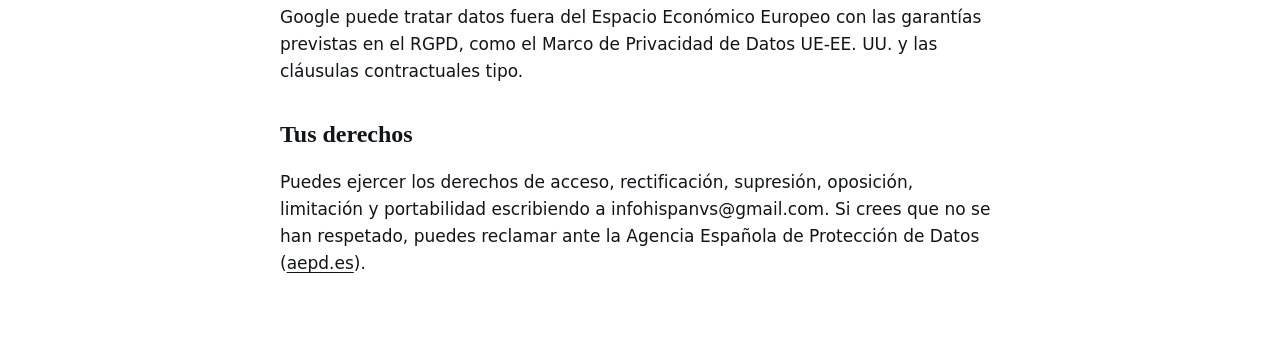
<file: privacidad.html>
<!DOCTYPE html>
<html lang="es">
<head>
<meta charset="utf-8">
<meta name="viewport" content="width=device-width, initial-scale=1">
<title>Privacidad y cookies · Escaño 176</title>
<link rel="canonical" href="https://escano176.es/privacidad.html">
<script async src="https://pagead2.googlesyndication.com/pagead/js/adsbygoogle.js?client=ca-pub-5829947072696022" crossorigin="anonymous"></script>
<style>
:root{color-scheme:light dark;--bg:light-dark(#fff,#111318);--ink:light-dark(#12141a,#eceef2);--mute:light-dark(#5d6370,#9aa1ad);--line:light-dark(#e3e5ea,#262a33)}
body{margin:0;background:var(--bg);color:var(--ink);font:17px/1.6 "Public Sans",system-ui,sans-serif}
main{max-width:720px;margin:0 auto;padding:32px max(5vw,16px) 64px}
h1,h2{font-family:Newsreader,Georgia,serif;line-height:1.15}h1{font-size:40px;margin:24px 0 8px}h2{font-size:24px;margin-top:36px}
a{color:inherit;text-underline-offset:3px}.mute{color:var(--mute);font-size:15px}
table{width:100%;border-collapse:collapse;font-size:15px}th,td{text-align:left;padding:8px;border-bottom:1px solid var(--line);vertical-align:top}
</style>
</head>
<body>
<main>
<a href="/">← Escaño 176</a>
<h1>Privacidad y cookies</h1>
<p class="mute">Última actualización: 25 de noviembre de 2026</p>

<h2>Responsable</h2>
<p>Sergio Castellanos Sierra, con NIF 70912814L. Contacto: infohispanvs@gmail.com.</p>

<h2>Qué datos tratamos</h2>
<p>Escaño 176 no tiene registro de usuarios, formularios ni comentarios, y no recoge directamente datos personales. Los únicos datos que se tratan son los asociados a la navegación y a la publicidad, mediante cookies o tecnologías similares de terceros, tal como se explica abajo.</p>

<h2>Publicidad: Google AdSense</h2>
<p>Esta web muestra anuncios a través de Google AdSense, un servicio de Google Ireland Limited. Google y sus socios pueden usar cookies para mostrar anuncios, medir su rendimiento y, si das tu consentimiento, personalizarlos según tus intereses. Puedes consultar cómo usa Google estos datos en <a href="https://policies.google.com/technologies/partner-sites">policies.google.com/technologies/partner-sites</a> y gestionar la personalización en <a href="https://adssettings.google.com">adssettings.google.com</a>.</p>
<p>Al entrar por primera vez desde el Espacio Económico Europeo, el Reino Unido o Suiza verás un mensaje de consentimiento de Google, que es una plataforma certificada compatible con el marco TCF de IAB. Puedes aceptar, rechazar o elegir por finalidades y proveedores. Si rechazas, se pueden mostrar anuncios no personalizados.</p>

<h2>Base legal</h2>
<p>Las cookies técnicas son necesarias para que la web funcione. Las de publicidad personalizada y medición se instalan solo con tu consentimiento (artículo 6.1.a del RGPD y artículo 22.2 de la LSSI). Puedes retirar el consentimiento en cualquier momento.</p>

<h2>Cookies que se usan</h2>
<table>
<tr><th>Proveedor</th><th>Finalidad</th><th>Tipo</th></tr>
<tr><td>Google (AdSense)</td><td>Mostrar anuncios, limitar su repetición, medir resultados y, con consentimiento, personalizarlos</td><td>Terceros, publicidad</td></tr>
<tr><td>Google (mensaje de consentimiento)</td><td>Guardar tus preferencias de privacidad</td><td>Terceros, técnica</td></tr>
<tr><td>Socios publicitarios de Google</td><td>Los que aparecen en el mensaje de consentimiento, con su finalidad</td><td>Terceros, publicidad</td></tr>
</table>

<h2>Cambiar tu elección</h2>
<p>Puedes cambiar tus preferencias con el enlace «Configurar cookies» del pie de la página principal o borrar las cookies desde tu navegador.</p>

<h2>Transferencias internacionales</h2>
<p>Google puede tratar datos fuera del Espacio Económico Europeo con las garantías previstas en el RGPD, como el Marco de Privacidad de Datos UE-EE. UU. y las cláusulas contractuales tipo.</p>

<h2>Tus derechos</h2>
<p>Puedes ejercer los derechos de acceso, rectificación, supresión, oposición, limitación y portabilidad escribiendo a infohispanvs@gmail.com. Si crees que no se han respetado, puedes reclamar ante la Agencia Española de Protección de Datos (<a href="https://www.aepd.es">aepd.es</a>).</p>
</main>
</body>
</html>
</file>
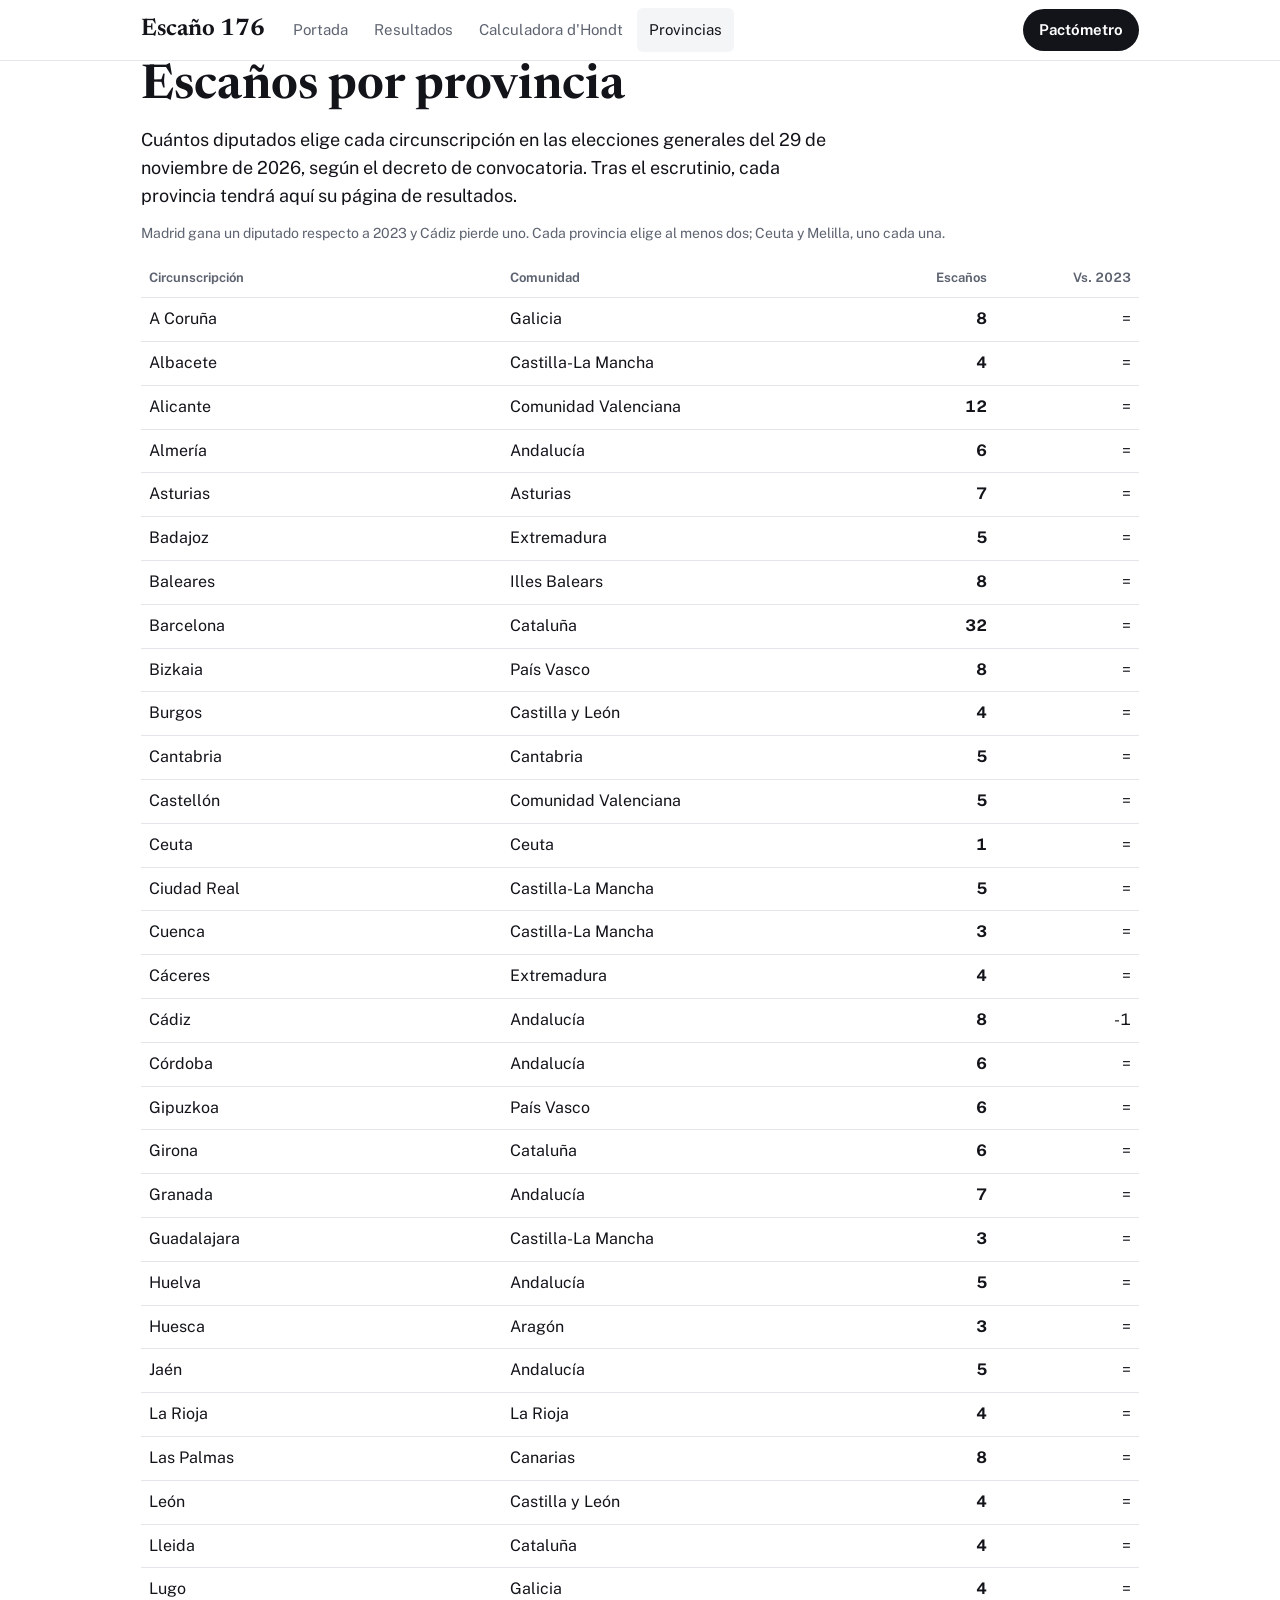
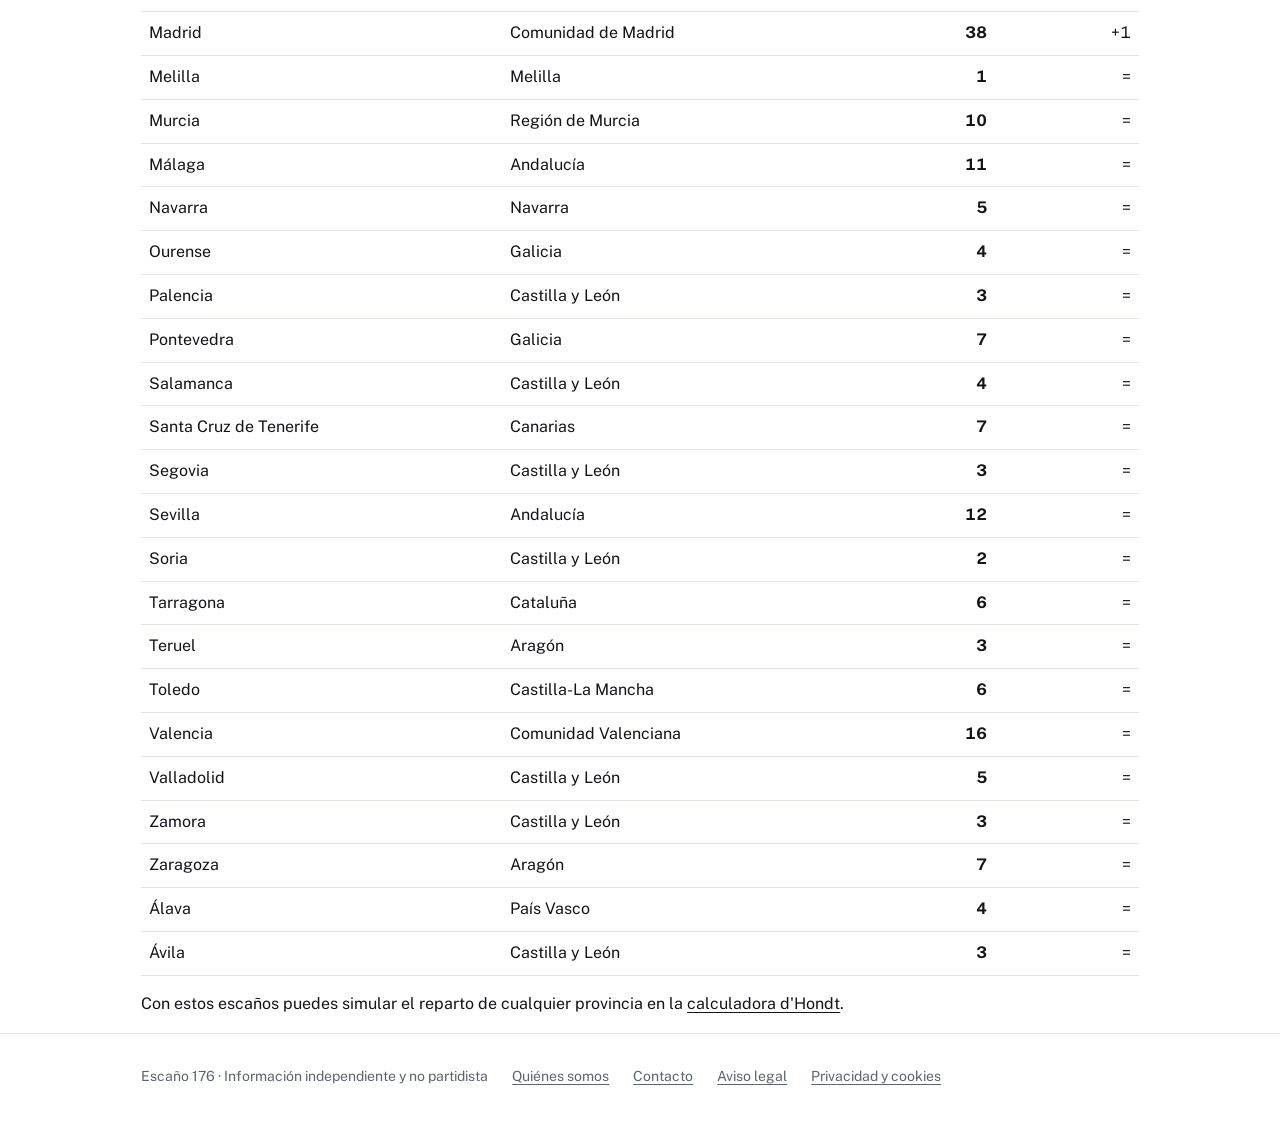
<file: provincias.html>
<!DOCTYPE html>
<html lang="es">
<head>
<meta charset="utf-8">
<meta name="viewport" content="width=device-width, initial-scale=1">
<title>Escaños por provincia: elecciones generales 2026</title>
<meta name="description" content="Diputados que elige cada provincia en las elecciones generales del 29N y resultados por circunscripción.">
<link rel="canonical" href="https://escano176.es/provincias.html">
<meta property="og:title" content="Escaños por provincia: elecciones generales 2026">
<meta property="og:description" content="Diputados que elige cada provincia en las elecciones generales del 29N y resultados por circunscripción.">
<meta property="og:type" content="website">
<meta property="og:url" content="https://escano176.es/provincias.html">
<meta property="og:image" content="https://escano176.es/og.png">
<meta name="twitter:card" content="summary_large_image">
<link rel="icon" href="data:image/svg+xml,%3Csvg xmlns='http://www.w3.org/2000/svg' viewBox='0 0 32 32'%3E%3Cpath d='M3 26a13 13 0 0 1 26 0' fill='none' stroke='%2312141a' stroke-width='5'/%3E%3C/svg%3E">
<script async src="https://pagead2.googlesyndication.com/pagead/js/adsbygoogle.js?client=ca-pub-5829947072696022" crossorigin="anonymous"></script>
<link rel="preconnect" href="https://fonts.googleapis.com"><link rel="preconnect" href="https://fonts.gstatic.com" crossorigin>
<link href="https://fonts.googleapis.com/css2?family=Newsreader:opsz,wght@6..72,650&family=Public+Sans:wght@400;650&display=swap" rel="stylesheet">
<link rel="stylesheet" href="/estilo.css">
<style>.bar2{display:flex;height:22px;border-radius:6px;overflow:hidden;margin:16px 0;background:var(--soft)}.bar2 i{display:block;height:100%}.stats{display:flex;gap:12px;flex-wrap:wrap;margin:20px 0}.stats div{background:var(--soft);border-radius:8px;padding:10px 14px}.stats b{display:block;font-family:Newsreader,serif;font-size:26px;line-height:1.1}.stats span{font-size:13px;color:var(--mute)}</style>
</head>
<body>
<header>
  <div class="wrap bar">
    <a class="brand" href="/">Escaño <b>176</b></a>
    <nav class="main-nav" id="main-nav" aria-label="Secciones">
      <a href="/">Portada</a>
      <a href="/#resultados">Resultados</a>
      <a href="/calculadora-dhondt.html">Calculadora d'Hondt</a>
      <a href="/provincias.html" aria-current="page">Provincias</a>
    </nav>
    <span class="spacer"></span>
    <a class="cta" href="/pactometro.html">Pactómetro</a>
    <button class="menu-btn" id="menu-btn" type="button" aria-expanded="false" aria-controls="main-nav">Menú</button>
  </div>
</header>
<main class="wrap">
<h1>Escaños por provincia</h1><p class="lead">Cuántos diputados elige cada circunscripción en las elecciones generales del 29 de noviembre de 2026, según el decreto de convocatoria. Tras el escrutinio, cada provincia tendrá aquí su página de resultados.</p><p class="small mute">Madrid gana un diputado respecto a 2023 y Cádiz pierde uno. Cada provincia elige al menos dos; Ceuta y Melilla, uno cada una.</p><div class="scroll-x"><table><thead><tr><th>Circunscripción</th><th>Comunidad</th><th class="r">Escaños</th><th class="r">Vs. 2023</th></tr></thead><tbody><tr><td>A Coruña</td><td>Galicia</td><td class="r"><b>8</b></td><td class="r">=</td></tr><tr><td>Albacete</td><td>Castilla-La Mancha</td><td class="r"><b>4</b></td><td class="r">=</td></tr><tr><td>Alicante</td><td>Comunidad Valenciana</td><td class="r"><b>12</b></td><td class="r">=</td></tr><tr><td>Almería</td><td>Andalucía</td><td class="r"><b>6</b></td><td class="r">=</td></tr><tr><td>Asturias</td><td>Asturias</td><td class="r"><b>7</b></td><td class="r">=</td></tr><tr><td>Badajoz</td><td>Extremadura</td><td class="r"><b>5</b></td><td class="r">=</td></tr><tr><td>Baleares</td><td>Illes Balears</td><td class="r"><b>8</b></td><td class="r">=</td></tr><tr><td>Barcelona</td><td>Cataluña</td><td class="r"><b>32</b></td><td class="r">=</td></tr><tr><td>Bizkaia</td><td>País Vasco</td><td class="r"><b>8</b></td><td class="r">=</td></tr><tr><td>Burgos</td><td>Castilla y León</td><td class="r"><b>4</b></td><td class="r">=</td></tr><tr><td>Cantabria</td><td>Cantabria</td><td class="r"><b>5</b></td><td class="r">=</td></tr><tr><td>Castellón</td><td>Comunidad Valenciana</td><td class="r"><b>5</b></td><td class="r">=</td></tr><tr><td>Ceuta</td><td>Ceuta</td><td class="r"><b>1</b></td><td class="r">=</td></tr><tr><td>Ciudad Real</td><td>Castilla-La Mancha</td><td class="r"><b>5</b></td><td class="r">=</td></tr><tr><td>Cuenca</td><td>Castilla-La Mancha</td><td class="r"><b>3</b></td><td class="r">=</td></tr><tr><td>Cáceres</td><td>Extremadura</td><td class="r"><b>4</b></td><td class="r">=</td></tr><tr><td>Cádiz</td><td>Andalucía</td><td class="r"><b>8</b></td><td class="r">-1</td></tr><tr><td>Córdoba</td><td>Andalucía</td><td class="r"><b>6</b></td><td class="r">=</td></tr><tr><td>Gipuzkoa</td><td>País Vasco</td><td class="r"><b>6</b></td><td class="r">=</td></tr><tr><td>Girona</td><td>Cataluña</td><td class="r"><b>6</b></td><td class="r">=</td></tr><tr><td>Granada</td><td>Andalucía</td><td class="r"><b>7</b></td><td class="r">=</td></tr><tr><td>Guadalajara</td><td>Castilla-La Mancha</td><td class="r"><b>3</b></td><td class="r">=</td></tr><tr><td>Huelva</td><td>Andalucía</td><td class="r"><b>5</b></td><td class="r">=</td></tr><tr><td>Huesca</td><td>Aragón</td><td class="r"><b>3</b></td><td class="r">=</td></tr><tr><td>Jaén</td><td>Andalucía</td><td class="r"><b>5</b></td><td class="r">=</td></tr><tr><td>La Rioja</td><td>La Rioja</td><td class="r"><b>4</b></td><td class="r">=</td></tr><tr><td>Las Palmas</td><td>Canarias</td><td class="r"><b>8</b></td><td class="r">=</td></tr><tr><td>León</td><td>Castilla y León</td><td class="r"><b>4</b></td><td class="r">=</td></tr><tr><td>Lleida</td><td>Cataluña</td><td class="r"><b>4</b></td><td class="r">=</td></tr><tr><td>Lugo</td><td>Galicia</td><td class="r"><b>4</b></td><td class="r">=</td></tr><tr><td>Madrid</td><td>Comunidad de Madrid</td><td class="r"><b>38</b></td><td class="r">+1</td></tr><tr><td>Melilla</td><td>Melilla</td><td class="r"><b>1</b></td><td class="r">=</td></tr><tr><td>Murcia</td><td>Región de Murcia</td><td class="r"><b>10</b></td><td class="r">=</td></tr><tr><td>Málaga</td><td>Andalucía</td><td class="r"><b>11</b></td><td class="r">=</td></tr><tr><td>Navarra</td><td>Navarra</td><td class="r"><b>5</b></td><td class="r">=</td></tr><tr><td>Ourense</td><td>Galicia</td><td class="r"><b>4</b></td><td class="r">=</td></tr><tr><td>Palencia</td><td>Castilla y León</td><td class="r"><b>3</b></td><td class="r">=</td></tr><tr><td>Pontevedra</td><td>Galicia</td><td class="r"><b>7</b></td><td class="r">=</td></tr><tr><td>Salamanca</td><td>Castilla y León</td><td class="r"><b>4</b></td><td class="r">=</td></tr><tr><td>Santa Cruz de Tenerife</td><td>Canarias</td><td class="r"><b>7</b></td><td class="r">=</td></tr><tr><td>Segovia</td><td>Castilla y León</td><td class="r"><b>3</b></td><td class="r">=</td></tr><tr><td>Sevilla</td><td>Andalucía</td><td class="r"><b>12</b></td><td class="r">=</td></tr><tr><td>Soria</td><td>Castilla y León</td><td class="r"><b>2</b></td><td class="r">=</td></tr><tr><td>Tarragona</td><td>Cataluña</td><td class="r"><b>6</b></td><td class="r">=</td></tr><tr><td>Teruel</td><td>Aragón</td><td class="r"><b>3</b></td><td class="r">=</td></tr><tr><td>Toledo</td><td>Castilla-La Mancha</td><td class="r"><b>6</b></td><td class="r">=</td></tr><tr><td>Valencia</td><td>Comunidad Valenciana</td><td class="r"><b>16</b></td><td class="r">=</td></tr><tr><td>Valladolid</td><td>Castilla y León</td><td class="r"><b>5</b></td><td class="r">=</td></tr><tr><td>Zamora</td><td>Castilla y León</td><td class="r"><b>3</b></td><td class="r">=</td></tr><tr><td>Zaragoza</td><td>Aragón</td><td class="r"><b>7</b></td><td class="r">=</td></tr><tr><td>Álava</td><td>País Vasco</td><td class="r"><b>4</b></td><td class="r">=</td></tr><tr><td>Ávila</td><td>Castilla y León</td><td class="r"><b>3</b></td><td class="r">=</td></tr></tbody></table></div><p>Con estos escaños puedes simular el reparto de cualquier provincia en la <a href="/calculadora-dhondt.html">calculadora d'Hondt</a>.</p></main>
<footer><div class="wrap cols">
  <span>Escaño 176 · Información independiente y no partidista</span>
  <a href="/quienes-somos.html">Quiénes somos</a><a href="/contacto.html">Contacto</a><a href="/aviso-legal.html">Aviso legal</a><a href="/privacidad.html">Privacidad y cookies</a>
</div></footer>
<script>
{const b=document.getElementById('menu-btn'),n=document.getElementById('main-nav');
if(b&&n){const set=o=>{n.classList.toggle('open',o);b.setAttribute('aria-expanded',o);b.textContent=o?'Cerrar':'Menú'};
b.addEventListener('click',()=>set(!n.classList.contains('open')));
n.addEventListener('click',e=>{if(e.target.closest('a'))set(false)});
document.addEventListener('keydown',e=>{if(e.key==='Escape')set(false)});}}
</script>
</body>
</html>
</file>
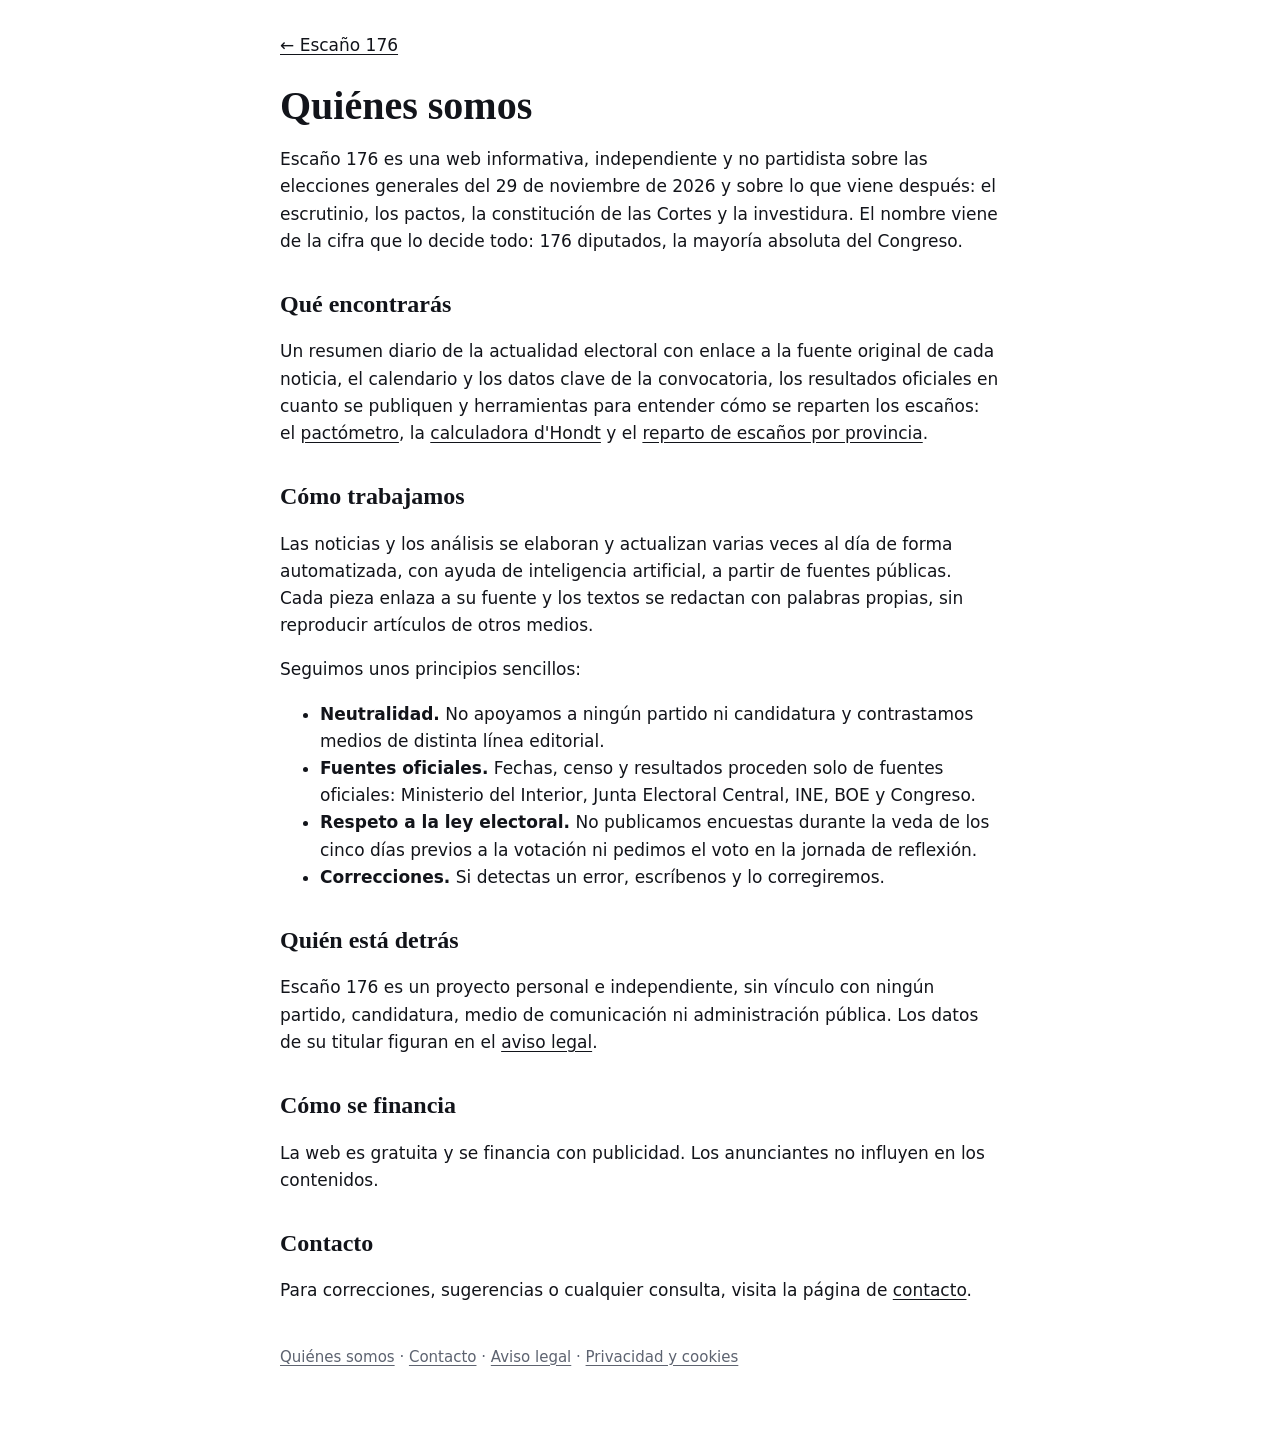
<file: quienes-somos.html>
<!DOCTYPE html>
<html lang="es">
<head>
<meta charset="utf-8">
<meta name="viewport" content="width=device-width, initial-scale=1">
<title>Quiénes somos · Escaño 176</title>
<link rel="canonical" href="https://escano176.es/quienes-somos.html">
<script async src="https://pagead2.googlesyndication.com/pagead/js/adsbygoogle.js?client=ca-pub-5829947072696022" crossorigin="anonymous"></script>
<style>
:root{color-scheme:light dark;--bg:light-dark(#fff,#111318);--ink:light-dark(#12141a,#eceef2);--mute:light-dark(#5d6370,#9aa1ad)}
body{margin:0;background:var(--bg);color:var(--ink);font:17px/1.6 "Public Sans",system-ui,sans-serif}
main{max-width:720px;margin:0 auto;padding:32px max(5vw,16px) 64px}
h1,h2{font-family:Newsreader,Georgia,serif;line-height:1.15}h1{font-size:40px;margin:24px 0 8px}h2{font-size:24px;margin-top:36px}
a{color:inherit;text-underline-offset:3px}.mute{color:var(--mute);font-size:15px}
</style>
<meta name="description" content="Escaño 176 es una web independiente y no partidista sobre las elecciones generales del 29N y la formación del nuevo Gobierno.">
</head>
<body>
<main>
<a href="/">← Escaño 176</a>
<h1>Quiénes somos</h1>
<p>Escaño 176 es una web informativa, independiente y no partidista sobre las elecciones generales del 29 de noviembre de 2026 y sobre lo que viene después: el escrutinio, los pactos, la constitución de las Cortes y la investidura. El nombre viene de la cifra que lo decide todo: 176 diputados, la mayoría absoluta del Congreso.</p>

<h2>Qué encontrarás</h2>
<p>Un resumen diario de la actualidad electoral con enlace a la fuente original de cada noticia, el calendario y los datos clave de la convocatoria, los resultados oficiales en cuanto se publiquen y herramientas para entender cómo se reparten los escaños: el <a href="/pactometro.html">pactómetro</a>, la <a href="/calculadora-dhondt.html">calculadora d'Hondt</a> y el <a href="/provincias.html">reparto de escaños por provincia</a>.</p>

<h2>Cómo trabajamos</h2>
<p>Las noticias y los análisis se elaboran y actualizan varias veces al día de forma automatizada, con ayuda de inteligencia artificial, a partir de fuentes públicas. Cada pieza enlaza a su fuente y los textos se redactan con palabras propias, sin reproducir artículos de otros medios.</p>
<p>Seguimos unos principios sencillos:</p>
<ul>
<li><strong>Neutralidad.</strong> No apoyamos a ningún partido ni candidatura y contrastamos medios de distinta línea editorial.</li>
<li><strong>Fuentes oficiales.</strong> Fechas, censo y resultados proceden solo de fuentes oficiales: Ministerio del Interior, Junta Electoral Central, INE, BOE y Congreso.</li>
<li><strong>Respeto a la ley electoral.</strong> No publicamos encuestas durante la veda de los cinco días previos a la votación ni pedimos el voto en la jornada de reflexión.</li>
<li><strong>Correcciones.</strong> Si detectas un error, escríbenos y lo corregiremos.</li>
</ul>

<h2>Quién está detrás</h2>
<p>Escaño 176 es un proyecto personal e independiente, sin vínculo con ningún partido, candidatura, medio de comunicación ni administración pública. Los datos de su titular figuran en el <a href="/aviso-legal.html">aviso legal</a>.</p>

<h2>Cómo se financia</h2>
<p>La web es gratuita y se financia con publicidad. Los anunciantes no influyen en los contenidos.</p>

<h2>Contacto</h2>
<p>Para correcciones, sugerencias o cualquier consulta, visita la página de <a href="/contacto.html">contacto</a>.</p>
<p class="mute" style="margin-top:40px"><a href="/quienes-somos.html">Quiénes somos</a> · <a href="/contacto.html">Contacto</a> · <a href="/aviso-legal.html">Aviso legal</a> · <a href="/privacidad.html">Privacidad y cookies</a></p>
</main>
</body>
</html>
</file>
<file: estilo.css>
/* Estilo común de las páginas de herramientas de Escaño 176 (la portada lleva el suyo propio) */
:root{color-scheme:light dark;--bg:light-dark(#ffffff,#111318);--ink:light-dark(#12141a,#eceef2);--mute:light-dark(#5d6370,#9aa1ad);--line:light-dark(#e3e5ea,#262a33);--soft:light-dark(#f4f5f7,#181b21);--ok:light-dark(#0a7a3d,#4cd48a);--no:light-dark(#b3261e,#ff7b72)}
*{box-sizing:border-box;min-width:0}
html{scroll-behavior:smooth}
body{margin:0;background:var(--bg);color:var(--ink);font:16px/1.55 "Public Sans",system-ui,sans-serif;overflow-x:clip}
a{color:inherit;text-decoration-thickness:1px;text-underline-offset:3px}
a:focus-visible,button:focus-visible,input:focus-visible,select:focus-visible{outline:2px solid var(--ink);outline-offset:2px}
h1,h2,h3{font-family:Newsreader,Georgia,serif;font-weight:650;line-height:1.1;text-wrap:balance;margin:0}
h1{font-size:clamp(32px,4.4vw,48px)}h2{font-size:clamp(24px,2.8vw,30px);margin-top:40px}h3{font-size:19px}
.wrap{max-width:1100px;margin:0 auto;padding:0 max(4vw,16px)}
.mute{color:var(--mute)}.small{font-size:14px}
header{position:sticky;top:0;z-index:5;background:var(--bg);border-bottom:1px solid var(--line)}
/* Menú: en pantallas anchas los enlaces van en línea; en estrechas, botón «Menú» que despliega el panel */
.bar{display:flex;align-items:center;gap:16px;min-height:60px}
.main-nav{display:flex;gap:2px;flex:1;align-items:center}
.main-nav a{flex:none;text-decoration:none;font-size:15px;padding:10px 12px;border-radius:6px;color:var(--mute);white-space:nowrap}
.main-nav a:hover,.main-nav a[aria-current]{color:var(--ink);background:var(--soft)}
.cta{flex:none;text-decoration:none;font-size:15px;font-weight:650;padding:9px 16px;border-radius:99px;background:var(--ink);color:var(--bg);white-space:nowrap;min-height:40px;display:inline-flex;align-items:center}
.cta:hover{opacity:.88}
.menu-btn{display:none;flex:none;font:inherit;font-size:15px;font-weight:650;min-height:40px;padding:0 14px;border-radius:99px;border:1px solid var(--line);background:var(--bg);color:var(--ink);cursor:pointer}
@media(max-width:1024px){
  .menu-btn{display:inline-flex;align-items:center;gap:6px}
  .main-nav{display:none;position:absolute;left:0;right:0;top:100%;flex-direction:column;align-items:stretch;gap:0;background:var(--bg);border-bottom:1px solid var(--line);padding:8px max(4vw,16px) 16px;box-shadow:0 12px 24px -12px rgba(0,0,0,.25)}
  .main-nav.open{display:flex}
  .main-nav a{font-size:17px;padding:14px 8px;border-bottom:1px solid var(--line);border-radius:0;color:var(--ink)}
  .main-nav a:last-child{border-bottom:0}
  .bar .spacer{flex:1}
}
@media(max-width:400px){.cta{padding:9px 12px;font-size:14px}.brand{font-size:21px!important}}
.brand{font-family:Newsreader,serif;font-weight:650;font-size:24px;text-decoration:none;white-space:nowrap}
main{padding:28px 0 56px}
.lead{font-size:18px;max-width:65ch;margin:12px 0 0}
.panel{border:1px solid var(--line);border-radius:10px;padding:18px}
.btn{font:inherit;font-size:15px;min-height:44px;padding:8px 16px;border-radius:8px;border:1px solid var(--line);background:var(--bg);color:var(--ink);cursor:pointer}
.btn:hover{background:var(--soft)}
.btn.primary{background:var(--ink);color:var(--bg);border-color:var(--ink)}
input,select{font:inherit;font-size:16px;min-height:44px;padding:8px 10px;border:1px solid var(--line);border-radius:8px;background:var(--bg);color:var(--ink);width:100%}
label{font-size:14px;font-weight:650;display:block;margin-bottom:4px}
table{width:100%;border-collapse:collapse;font-variant-numeric:tabular-nums}
th,td{padding:9px 8px;border-bottom:1px solid var(--line);text-align:left}
th{font-size:13px;color:var(--mute);font-weight:650}
td.r,th.r{text-align:right;white-space:nowrap}
.sw{display:inline-block;width:11px;height:11px;border-radius:50%;flex:none;vertical-align:middle}
.scroll-x{overflow-x:auto}
.prose{max-width:70ch;font-size:17px}.prose p{margin:0 0 14px}
.ad{margin:24px auto;text-align:center}
footer{border-top:1px solid var(--line);padding:32px 0 44px;font-size:14px;color:var(--mute)}
footer .cols{display:flex;flex-wrap:wrap;gap:12px 24px}
@media(max-width:600px){table{font-size:14px}}
@media(prefers-reduced-motion:reduce){*{animation:none!important;transition:none!important}html{scroll-behavior:auto}}
</file>
